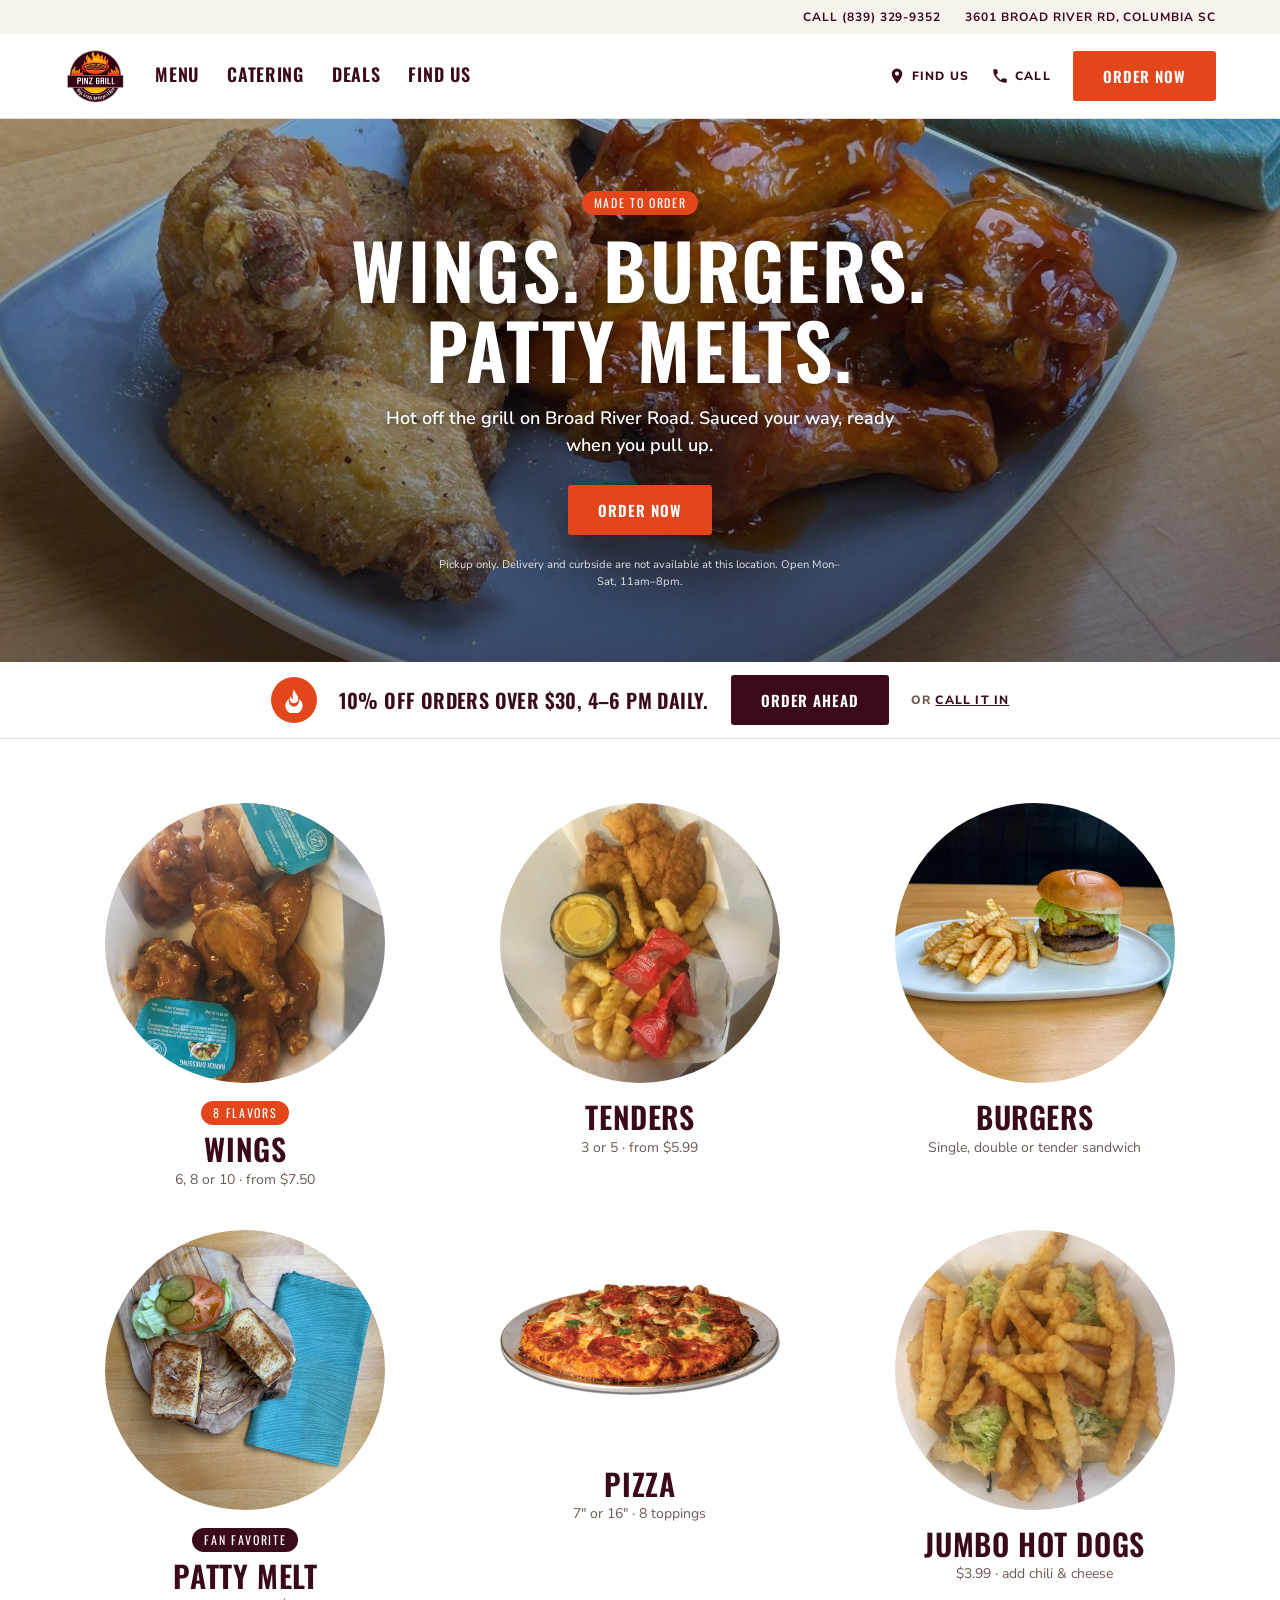
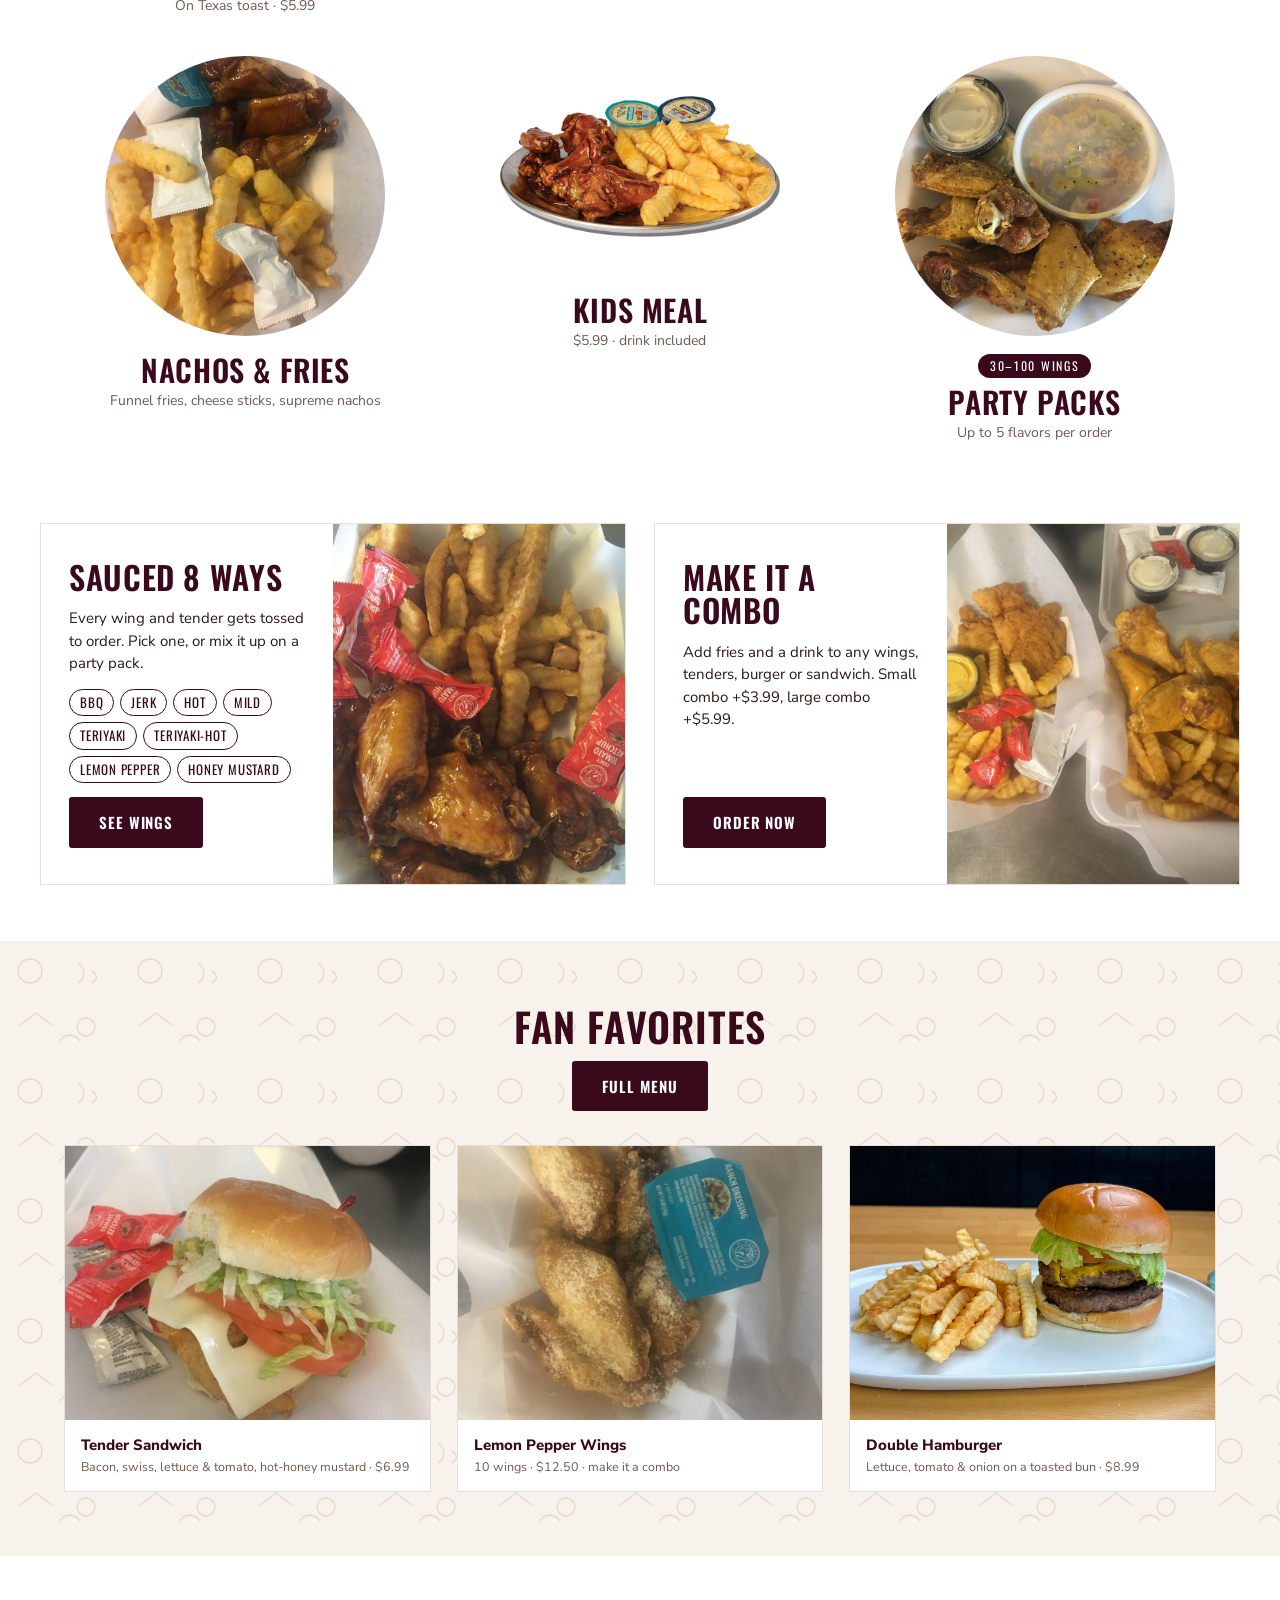
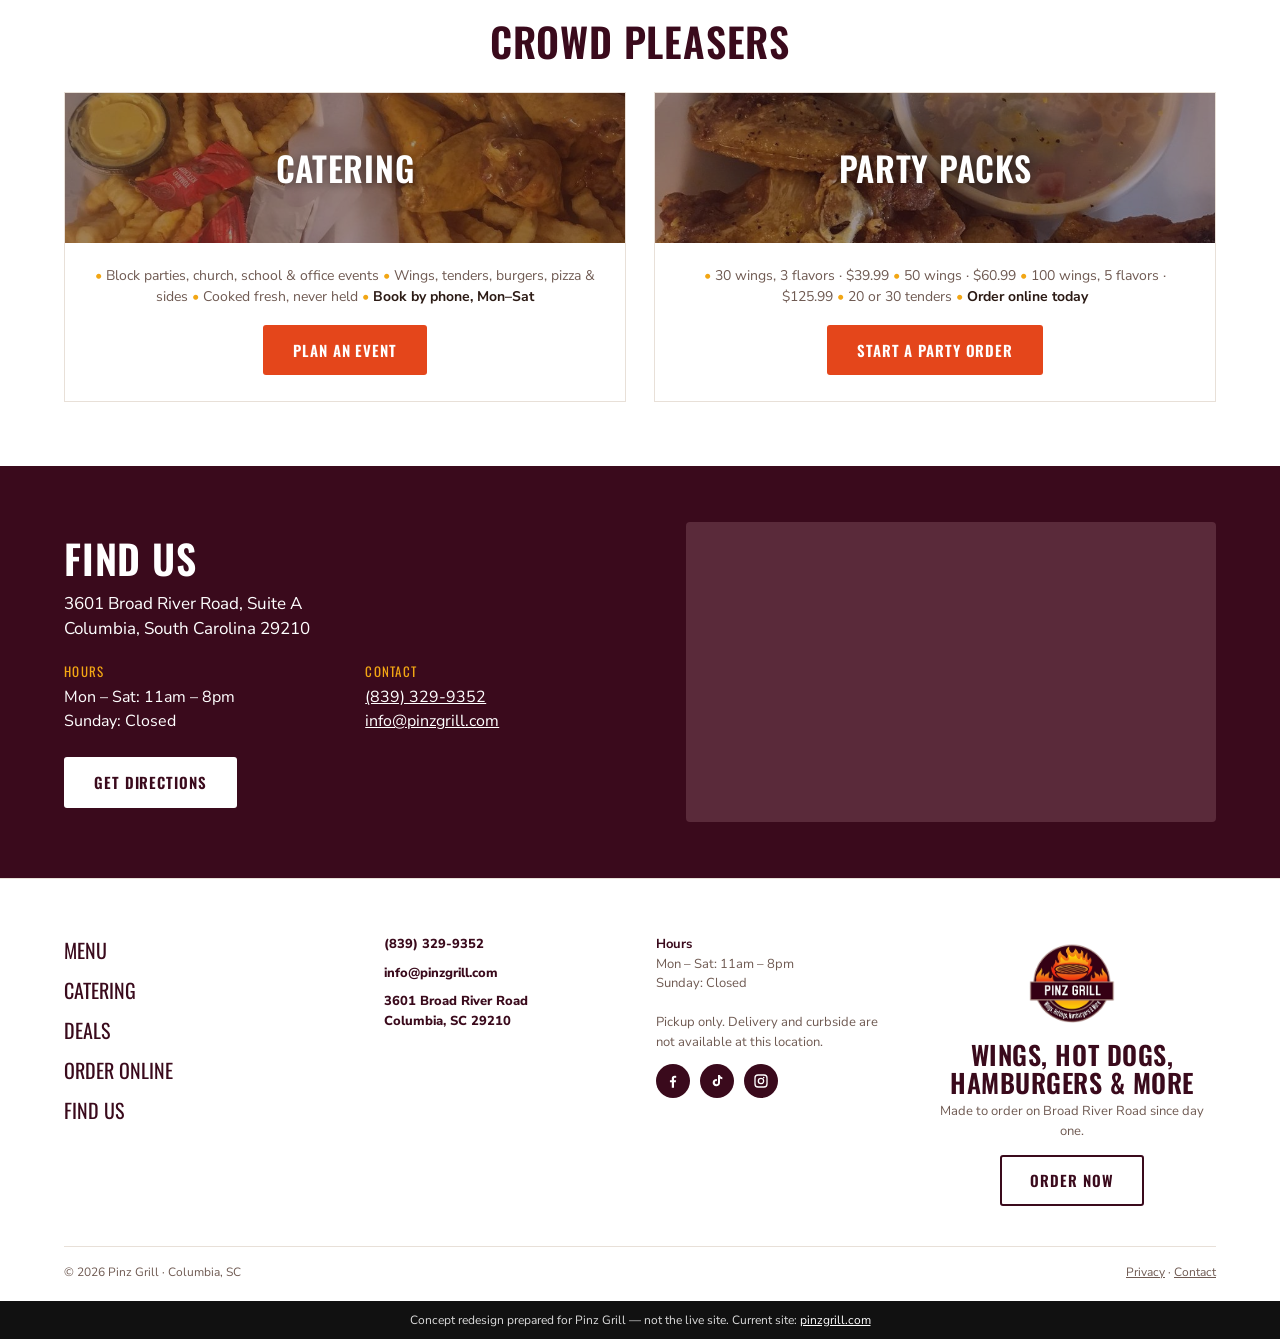
<file: index.html>
<!DOCTYPE html>
<html lang="en">
<head>
<meta charset="utf-8">
<meta name="viewport" content="width=device-width, initial-scale=1">
<title>Pinz Grill | Wings, Burgers & Patty Melts in Columbia, SC</title>
<meta name="description" content="Fresh grilled wings, burgers, patty melts, pizza and more on Broad River Road in Columbia, SC. Order online for pickup.">
<meta name="robots" content="noindex">
<link rel="icon" href="assets/logo-sm.png">
<link rel="preconnect" href="https://fonts.googleapis.com"><link rel="preconnect" href="https://fonts.gstatic.com" crossorigin>
<link href="https://fonts.googleapis.com/css2?family=Oswald:wght@500;600&family=Nunito+Sans:wght@400;600;800&display=swap" rel="stylesheet">
<link rel="stylesheet" href="styles.css?v=2">
</head>
<body>
<a class="skip" href="#main">Skip to content</a>
<div class="util"><div class="wrap"><a href="tel:+18393299352">Call (839) 329-9352</a><a href="https://www.google.com/maps/search/?api=1&query=3601+Broad+River+Road+Columbia+SC+29210" target="_blank" rel="noopener">3601 Broad River Rd, Columbia SC</a></div></div>
<header class="site"><div class="wrap">
  <a class="logo" href="index.html" aria-label="Pinz Grill home"><img src="assets/logo-sm.png" alt="Pinz Grill"></a>
  <nav class="main" aria-label="Primary">
    <a href="menu.html" >Menu</a>
    <a href="catering.html" >Catering</a>
    <a href="index.html#deals">Deals</a>
    <a href="index.html#findus">Find Us</a>
  </nav>
  <div class="hdr-right">
    <a class="link" href="https://www.google.com/maps/search/?api=1&query=3601+Broad+River+Road+Columbia+SC+29210" target="_blank" rel="noopener"><svg viewBox="0 0 24 24"><path d="M12 2a7 7 0 0 0-7 7c0 5.2 7 13 7 13s7-7.8 7-13a7 7 0 0 0-7-7zm0 9.5A2.5 2.5 0 1 1 12 6a2.5 2.5 0 0 1 0 5.5z"/></svg>Find Us</a>
    <a class="link" href="tel:+18393299352"><svg viewBox="0 0 24 24"><path d="M6.6 10.8a15 15 0 0 0 6.6 6.6l2.2-2.2a1 1 0 0 1 1-.25 11.4 11.4 0 0 0 3.6.57 1 1 0 0 1 1 1V20a1 1 0 0 1-1 1A17 17 0 0 1 3 4a1 1 0 0 1 1-1h3.5a1 1 0 0 1 1 1c0 1.25.2 2.45.57 3.57a1 1 0 0 1-.25 1z"/></svg>Call</a>
    <a class="btn btn-accent" href="https://direct.chownow.com/order/42710/locations/64455" target="_blank" rel="noopener">Order Now</a>
    <button class="burger" aria-label="Open menu" aria-expanded="false" onclick="var m=document.getElementById('mnav');m.classList.toggle('open');this.setAttribute('aria-expanded',m.classList.contains('open'))"><span></span><span></span><span></span></button>
  </div>
</div></header>
<div class="mnav" id="mnav"><a href="menu.html">Menu</a><a href="catering.html">Catering</a><a href="index.html#deals">Deals</a><a href="index.html#findus">Find Us</a><a href="tel:+18393299352">Call (839) 329-9352</a></div>
<main id="main">
<section class="hero" style="background-image:url(assets/hero-wings.jpg)">
  <div class="inner">
    <span class="pill">Made to order</span>
    <h1>Wings. Burgers.<br>Patty Melts.</h1>
    <p>Hot off the grill on Broad River Road. Sauced your way, ready when you pull up.</p>
    <a class="btn btn-accent" href="https://direct.chownow.com/order/42710/locations/64455" target="_blank" rel="noopener">Order Now</a>
    <small>Pickup only. Delivery and curbside are not available at this location. Open Mon–Sat, 11am–8pm.</small>
  </div>
</section>

<section class="promo" id="deals"><div class="wrap">
  <div class="flame"><svg viewBox="0 0 24 24"><path d="M12 2c1 4 4 5 4 9a4 4 0 0 1-8 0c0-1 .3-2 1-3 0 2 1 3 2 3 0-3-1-4 1-9zm-5 9c-2 2-3 4-3 6a8 8 0 0 0 16 0c0-2-1-4-3-6 0 4-2 7-5 7s-5-3-5-7z"/></svg></div>
  <div class="h">10% off orders over $30, 4–6 PM daily.</div>
  <a class="btn btn-brand" href="https://direct.chownow.com/order/42710/locations/64455" target="_blank" rel="noopener">Order Ahead</a>
  <span class="or">or <a href="tel:+18393299352">call it in</a></span>
</div></section>

<section class="grid-sec"><div class="wrap">
  <div class="grid">
    <a class="item" href="menu.html#wings"><div class="ph"><img src="assets/wings-hot.jpg" alt="Sauced wings"></div><span class="pill">8 flavors</span><div class="h">Wings</div><div class="sub">6, 8 or 10 · from $7.50</div></a>
    <a class="item" href="menu.html#wings"><div class="ph"><img src="assets/tenders.jpg" alt="Chicken tenders and fries"></div><div class="h">Tenders</div><div class="sub">3 or 5 · from $5.99</div></a>
    <a class="item" href="menu.html#burgers"><div class="ph"><img src="assets/burger.jpg" alt="Hamburger with fries"></div><div class="h">Burgers</div><div class="sub">Single, double or tender sandwich</div></a>
    <a class="item" href="menu.html#burgers"><div class="ph"><img src="assets/patty-melt.jpg" alt="Patty melt on Texas toast"></div><span class="pill pill-dark">Fan favorite</span><div class="h">Patty Melt</div><div class="sub">On Texas toast · $5.99</div></a>
    <a class="item" href="menu.html#pizza"><div class="ph cut"><img src="assets/pizza-cutout.png" alt="Pepperoni pizza"></div><div class="h">Pizza</div><div class="sub">7" or 16" · 8 toppings</div></a>
    <a class="item" href="menu.html#hotdogs"><div class="ph"><img src="assets/loaded-fries.jpg" alt="Jumbo hot dog with fries"></div><div class="h">Jumbo Hot Dogs</div><div class="sub">$3.99 · add chili &amp; cheese</div></a>
    <a class="item" href="menu.html#sides"><div class="ph"><img src="assets/wings-fries.jpg" alt="Crinkle fries"></div><div class="h">Nachos &amp; Fries</div><div class="sub">Funnel fries, cheese sticks, supreme nachos</div></a>
    <a class="item" href="menu.html#kids"><div class="ph cut"><img src="assets/wings-combo-cutout.png" alt="Kids meal plate"></div><div class="h">Kids Meal</div><div class="sub">$5.99 · drink included</div></a>
    <a class="item" href="menu.html#party"><div class="ph"><img src="assets/wings-plate.jpg" alt="Party wings platter"></div><span class="pill pill-dark">30–100 wings</span><div class="h">Party Packs</div><div class="sub">Up to 5 flavors per order</div></a>
  </div>
</div></section>

<section class="wrap twoup">
  <div class="card">
    <div class="txt"><h2>Sauced 8 ways</h2><p>Every wing and tender gets tossed to order. Pick one, or mix it up on a party pack.</p>
      <div class="flavors"><span>BBQ</span><span>Jerk</span><span>Hot</span><span>Mild</span><span>Teriyaki</span><span>Teriyaki-Hot</span><span>Lemon Pepper</span><span>Honey Mustard</span></div>
      <a class="btn btn-brand" href="menu.html#wings">See Wings</a></div>
    <img src="assets/wings-bbq.jpg" alt="BBQ wings with fries">
  </div>
  <div class="card">
    <div class="txt"><h2>Make it a combo</h2><p>Add fries and a drink to any wings, tenders, burger or sandwich. Small combo +$3.99, large combo +$5.99.</p>
      <a class="btn btn-brand" href="https://direct.chownow.com/order/42710/locations/64455" target="_blank" rel="noopener">Order Now</a></div>
    <img src="assets/combo.jpg" alt="Tender and wing combos with fries">
  </div>
</section>

<section class="band"><div class="wrap">
  <h2>Fan Favorites</h2>
  <a class="btn btn-brand" href="menu.html">Full Menu</a>
  <div class="cards">
    <div class="fc"><img src="assets/tender-sandwich.jpg" alt="Tender sandwich"><div>Tender Sandwich<small>Bacon, swiss, lettuce &amp; tomato, hot-honey mustard · $6.99</small></div></div>
    <div class="fc"><img src="assets/wings-lemon.jpg" alt="Lemon pepper wings"><div>Lemon Pepper Wings<small>10 wings · $12.50 · make it a combo</small></div></div>
    <div class="fc"><img src="assets/hero-burger.jpg" alt="Double hamburger with fries"><div>Double Hamburger<small>Lettuce, tomato &amp; onion on a toasted bun · $8.99</small></div></div>
  </div>
</div></section>

<section class="crowd"><div class="wrap">
  <h2>Crowd Pleasers</h2>
  <div class="cards">
    <div class="cp"><div class="top" style="background-image:url(assets/combo.jpg)"><h3>Catering</h3></div>
      <div class="body"><p><span class="dot">•</span> Block parties, church, school &amp; office events <span class="dot">•</span> Wings, tenders, burgers, pizza &amp; sides <span class="dot">•</span> Cooked fresh, never held <span class="dot">•</span> <b>Book by phone, Mon–Sat</b></p><a class="btn btn-accent" href="catering.html">Plan an Event</a></div></div>
    <div class="cp"><div class="top" style="background-image:url(assets/wings-plate.jpg)"><h3>Party Packs</h3></div>
      <div class="body"><p><span class="dot">•</span> 30 wings, 3 flavors · $39.99 <span class="dot">•</span> 50 wings · $60.99 <span class="dot">•</span> 100 wings, 5 flavors · $125.99 <span class="dot">•</span> 20 or 30 tenders <span class="dot">•</span> <b>Order online today</b></p><a class="btn btn-accent" href="https://direct.chownow.com/order/42710/locations/64455" target="_blank" rel="noopener">Start a Party Order</a></div></div>
  </div>
</div></section>

<section class="find" id="findus"><div class="wrap">
  <div>
    <h2>Find Us</h2>
    <p style="margin:0;font-size:17px">3601 Broad River Road, Suite A<br>Columbia, South Carolina 29210</p>
    <div class="row">
      <div><div class="lbl">Hours</div>Mon – Sat: 11am – 8pm<br>Sunday: Closed</div>
      <div><div class="lbl">Contact</div><a href="tel:+18393299352">(839) 329-9352</a><br><a href="mailto:info@pinzgrill.com">info@pinzgrill.com</a></div>
    </div>
    <p style="margin:24px 0 0"><a class="btn btn-white" href="https://www.google.com/maps/dir/?api=1&destination=3601+Broad+River+Road+Columbia+SC+29210" target="_blank" rel="noopener">Get Directions</a></p>
  </div>
  <iframe class="map" title="Map to Pinz Grill" loading="lazy" referrerpolicy="no-referrer-when-downgrade" src="https://www.google.com/maps?q=3601+Broad+River+Road,+Columbia,+SC+29210&output=embed"></iframe>
</div></section>
</main>
<footer><div class="wrap">
  <div class="cols">
    <div class="big"><a href="menu.html">Menu</a><a href="catering.html">Catering</a><a href="index.html#deals">Deals</a><a href="https://direct.chownow.com/order/42710/locations/64455" target="_blank" rel="noopener">Order Online</a><a href="index.html#findus">Find Us</a></div>
    <div class="sm"><a href="tel:+18393299352">(839) 329-9352</a><a href="mailto:info@pinzgrill.com">info@pinzgrill.com</a><a href="https://www.google.com/maps/search/?api=1&query=3601+Broad+River+Road+Columbia+SC+29210" target="_blank" rel="noopener">3601 Broad River Road<br>Columbia, SC 29210</a></div>
    <div class="sm"><b style="color:var(--brand)">Hours</b><br>Mon – Sat: 11am – 8pm<br>Sunday: Closed<br><br>Pickup only. Delivery and curbside are not available at this location.
      <div class="social">
        <a href="https://www.facebook.com/people/Pinz-Grill/61581128777867/" aria-label="Facebook" target="_blank" rel="noopener"><svg viewBox="0 0 24 24"><path d="M13.5 22v-8h2.7l.4-3.2h-3.1V8.8c0-.9.3-1.6 1.6-1.6h1.7V4.4c-.3 0-1.3-.1-2.5-.1-2.5 0-4.1 1.5-4.1 4.2v2.3H7.4V14h2.8v8z"/></svg></a>
        <a href="https://www.tiktok.com/@pinzgrill3601a" aria-label="TikTok" target="_blank" rel="noopener"><svg viewBox="0 0 24 24"><path d="M16.5 3c.3 2 1.5 3.3 3.5 3.5v3c-1.3 0-2.5-.4-3.5-1.1v6.1a5.5 5.5 0 1 1-4.7-5.4v3.1a2.4 2.4 0 1 0 1.7 2.3V3z"/></svg></a>
        <a href="https://instagram.com/" aria-label="Instagram" target="_blank" rel="noopener"><svg viewBox="0 0 24 24"><path d="M12 7a5 5 0 1 0 0 10 5 5 0 0 0 0-10zm0 8a3 3 0 1 1 0-6 3 3 0 0 1 0 6zm5.3-8.3a1.2 1.2 0 1 1-2.4 0 1.2 1.2 0 0 1 2.4 0zM7.5 2h9A5.5 5.5 0 0 1 22 7.5v9a5.5 5.5 0 0 1-5.5 5.5h-9A5.5 5.5 0 0 1 2 16.5v-9A5.5 5.5 0 0 1 7.5 2zm0 2A3.5 3.5 0 0 0 4 7.5v9A3.5 3.5 0 0 0 7.5 20h9a3.5 3.5 0 0 0 3.5-3.5v-9A3.5 3.5 0 0 0 16.5 4z"/></svg></a>
      </div>
    </div>
    <div class="rew"><img src="assets/logo-sm.png" alt=""><div class="h">Wings, Hot Dogs, Hamburgers &amp; More</div><p style="font-size:13px;color:var(--muted);margin:6px 0 14px">Made to order on Broad River Road since day one.</p><a class="btn btn-outline" href="https://direct.chownow.com/order/42710/locations/64455" target="_blank" rel="noopener">Order Now</a></div>
  </div>
  <div class="legal"><span>© 2026 Pinz Grill · Columbia, SC</span><span><a href="privacy.html" style="color:inherit">Privacy</a> · <a href="mailto:info@pinzgrill.com" style="color:inherit">Contact</a></span></div>
</div></footer>
<div class="concept">Concept redesign prepared for Pinz Grill — not the live site. Current site: <a href="https://www.pinzgrill.com" target="_blank" rel="noopener">pinzgrill.com</a></div>
</body>
</html>
</file>
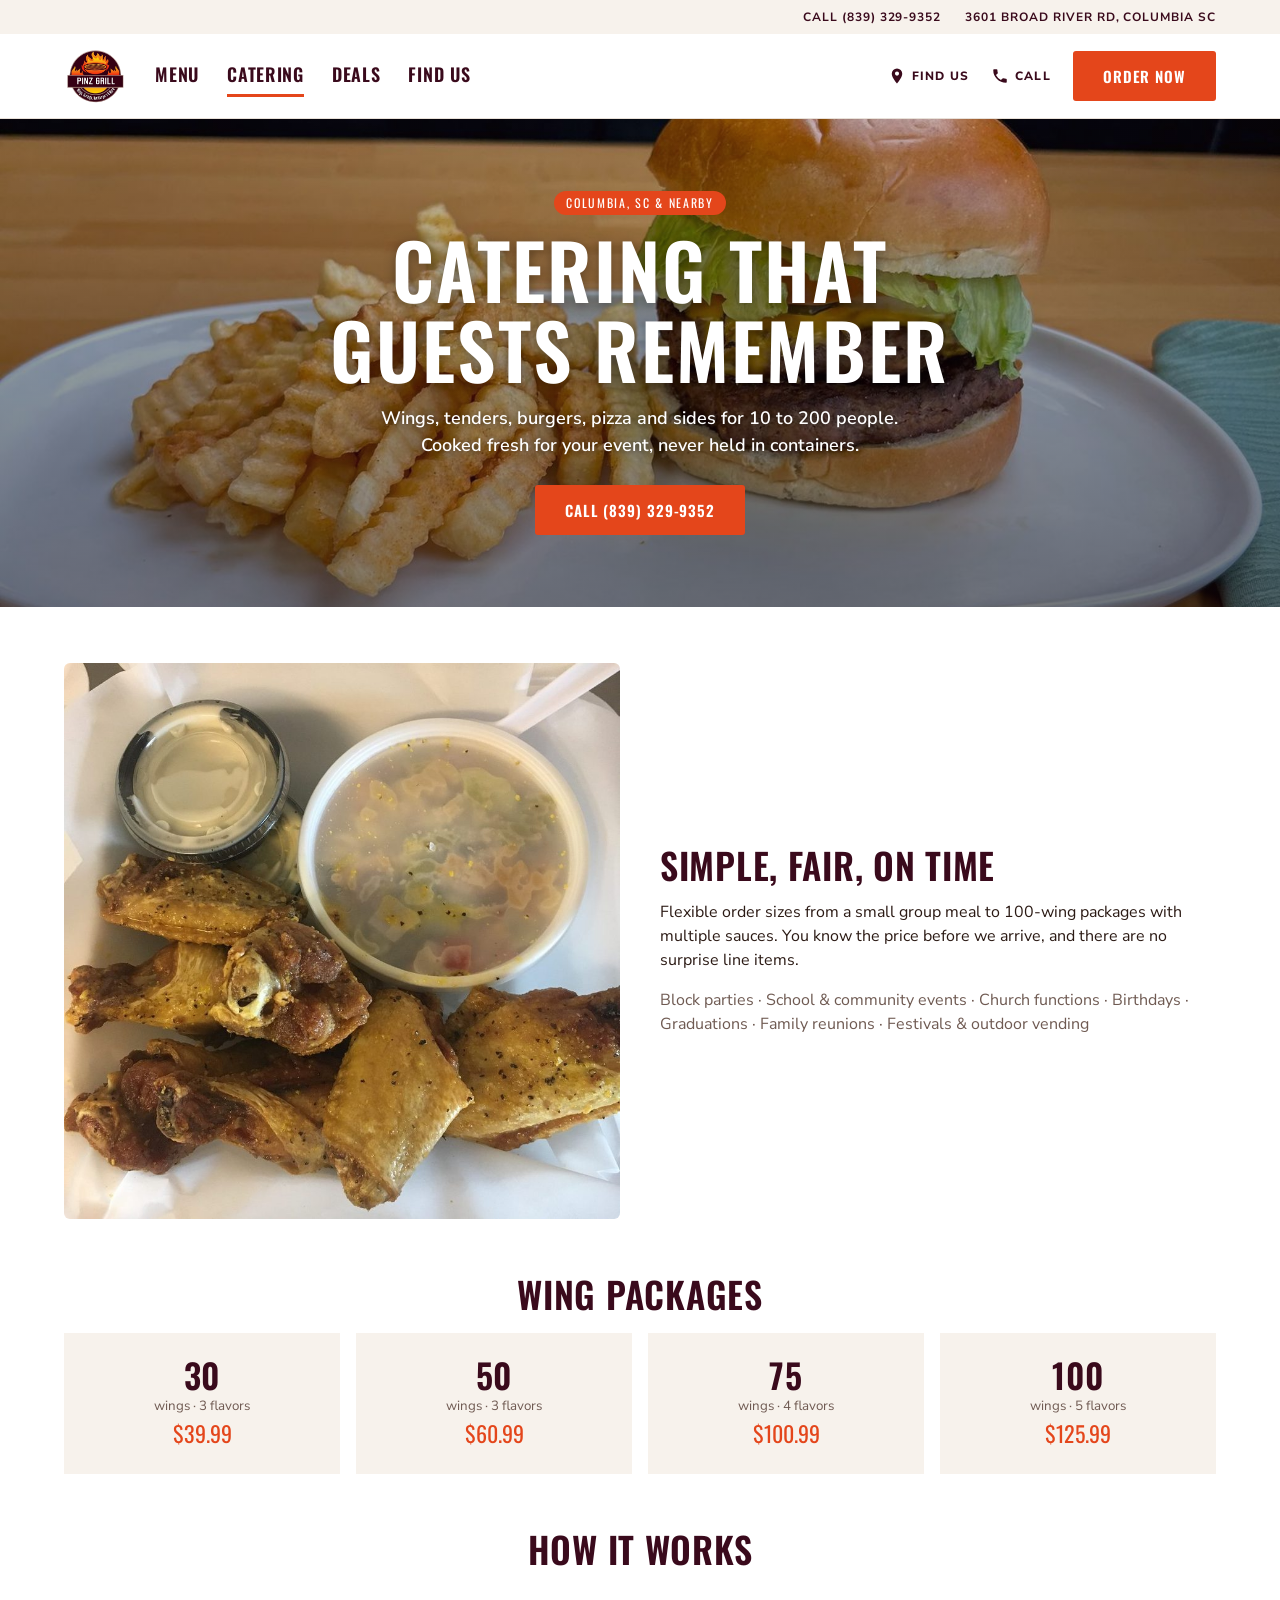
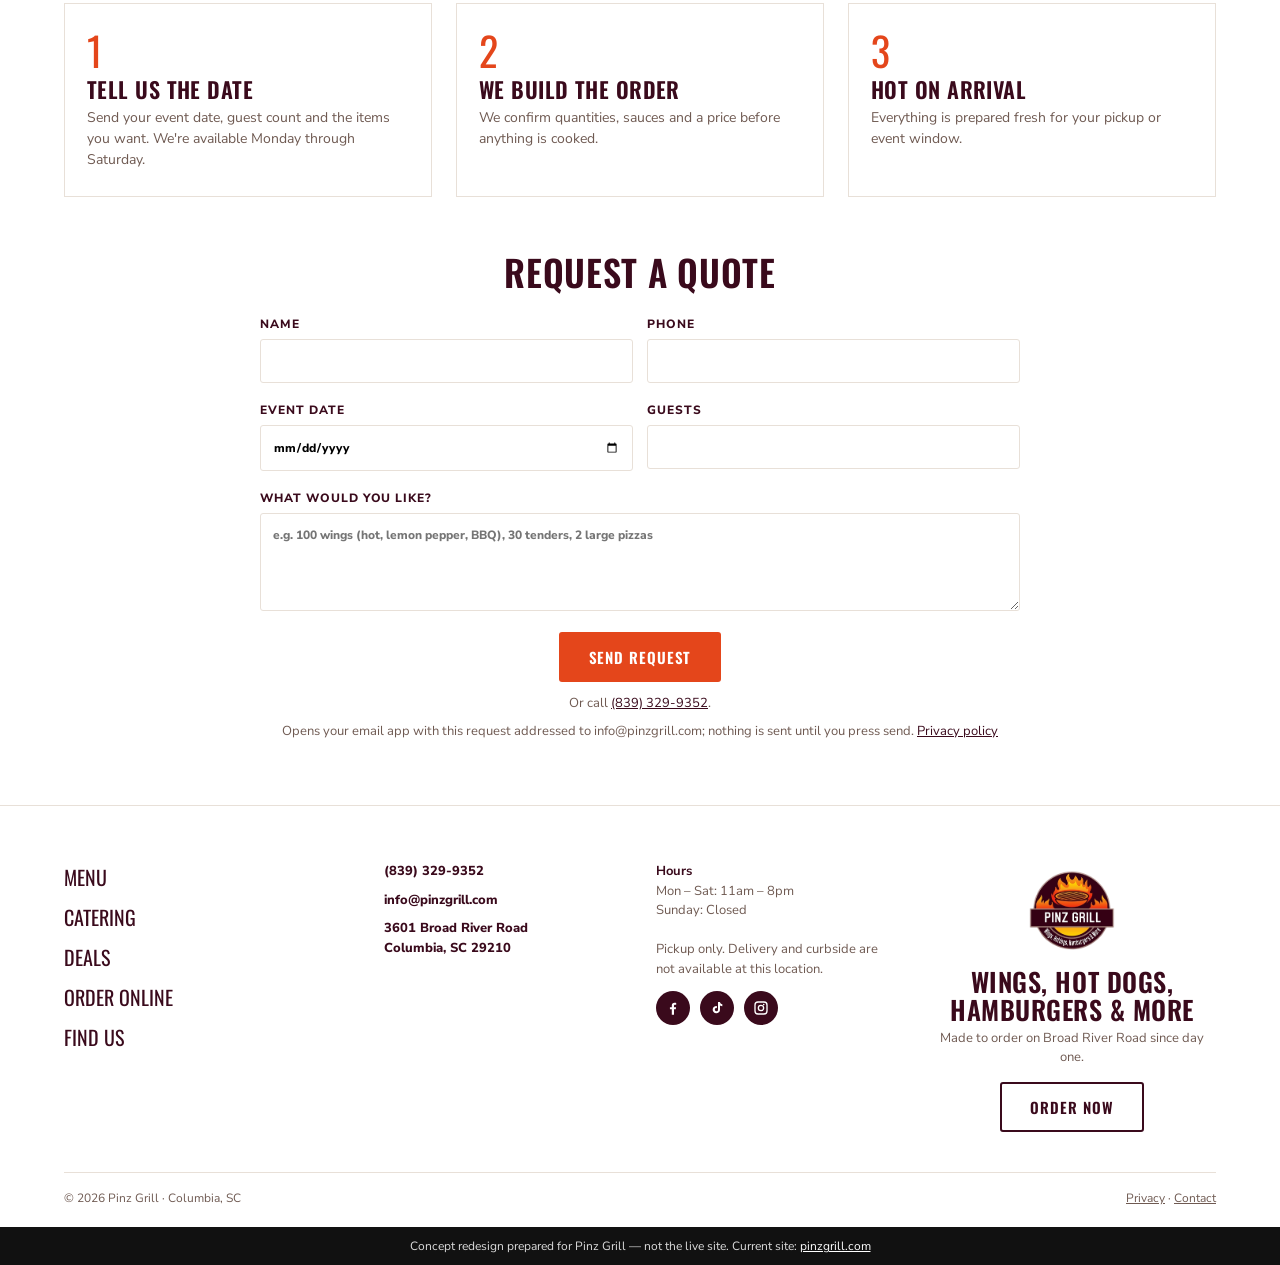
<file: catering.html>
<!DOCTYPE html>
<html lang="en">
<head>
<meta charset="utf-8">
<meta name="viewport" content="width=device-width, initial-scale=1">
<title>Catering | Pinz Grill</title>
<meta name="description" content="Catering in Columbia, SC: wing packages from 30 to 100, tenders, burgers, pizza and sides for events of any size.">
<meta name="robots" content="noindex">
<link rel="icon" href="assets/logo-sm.png">
<link rel="preconnect" href="https://fonts.googleapis.com"><link rel="preconnect" href="https://fonts.gstatic.com" crossorigin>
<link href="https://fonts.googleapis.com/css2?family=Oswald:wght@500;600&family=Nunito+Sans:wght@400;600;800&display=swap" rel="stylesheet">
<link rel="stylesheet" href="styles.css?v=2">
</head>
<body>
<a class="skip" href="#main">Skip to content</a>
<div class="util"><div class="wrap"><a href="tel:+18393299352">Call (839) 329-9352</a><a href="https://www.google.com/maps/search/?api=1&query=3601+Broad+River+Road+Columbia+SC+29210" target="_blank" rel="noopener">3601 Broad River Rd, Columbia SC</a></div></div>
<header class="site"><div class="wrap">
  <a class="logo" href="index.html" aria-label="Pinz Grill home"><img src="assets/logo-sm.png" alt="Pinz Grill"></a>
  <nav class="main" aria-label="Primary">
    <a href="menu.html" >Menu</a>
    <a href="catering.html" aria-current="page">Catering</a>
    <a href="index.html#deals">Deals</a>
    <a href="index.html#findus">Find Us</a>
  </nav>
  <div class="hdr-right">
    <a class="link" href="https://www.google.com/maps/search/?api=1&query=3601+Broad+River+Road+Columbia+SC+29210" target="_blank" rel="noopener"><svg viewBox="0 0 24 24"><path d="M12 2a7 7 0 0 0-7 7c0 5.2 7 13 7 13s7-7.8 7-13a7 7 0 0 0-7-7zm0 9.5A2.5 2.5 0 1 1 12 6a2.5 2.5 0 0 1 0 5.5z"/></svg>Find Us</a>
    <a class="link" href="tel:+18393299352"><svg viewBox="0 0 24 24"><path d="M6.6 10.8a15 15 0 0 0 6.6 6.6l2.2-2.2a1 1 0 0 1 1-.25 11.4 11.4 0 0 0 3.6.57 1 1 0 0 1 1 1V20a1 1 0 0 1-1 1A17 17 0 0 1 3 4a1 1 0 0 1 1-1h3.5a1 1 0 0 1 1 1c0 1.25.2 2.45.57 3.57a1 1 0 0 1-.25 1z"/></svg>Call</a>
    <a class="btn btn-accent" href="https://direct.chownow.com/order/42710/locations/64455" target="_blank" rel="noopener">Order Now</a>
    <button class="burger" aria-label="Open menu" aria-expanded="false" onclick="var m=document.getElementById('mnav');m.classList.toggle('open');this.setAttribute('aria-expanded',m.classList.contains('open'))"><span></span><span></span><span></span></button>
  </div>
</div></header>
<div class="mnav" id="mnav"><a href="menu.html">Menu</a><a href="catering.html">Catering</a><a href="index.html#deals">Deals</a><a href="index.html#findus">Find Us</a><a href="tel:+18393299352">Call (839) 329-9352</a></div>
<main id="main">
<section class="hero" style="background-image:url(assets/hero-burger.jpg);min-height:420px">
  <div class="inner"><span class="pill">Columbia, SC &amp; nearby</span><h1>Catering that<br>guests remember</h1><p>Wings, tenders, burgers, pizza and sides for 10 to 200 people. Cooked fresh for your event, never held in containers.</p><a class="btn btn-accent" href="tel:+18393299352">Call (839) 329-9352</a></div>
</section>
<div class="wrap">
<section class="split">
  <img src="assets/wings-plate.jpg" alt="Wing platter">
  <div><h2>Simple, fair, on time</h2>
    <p>Flexible order sizes from a small group meal to 100-wing packages with multiple sauces. You know the price before we arrive, and there are no surprise line items.</p>
    <p style="margin:0;color:var(--muted)">Block parties · School &amp; community events · Church functions · Birthdays · Graduations · Family reunions · Festivals &amp; outdoor vending</p></div>
</section>
<h2 style="font-size:36px;color:var(--brand);text-align:center;margin-bottom:20px">Wing Packages</h2>
<div class="pack">
  <div class="pk"><div class="h">30</div><small>wings · 3 flavors</small><div class="p">$39.99</div></div>
  <div class="pk"><div class="h">50</div><small>wings · 3 flavors</small><div class="p">$60.99</div></div>
  <div class="pk"><div class="h">75</div><small>wings · 4 flavors</small><div class="p">$100.99</div></div>
  <div class="pk"><div class="h">100</div><small>wings · 5 flavors</small><div class="p">$125.99</div></div>
</div>
<h2 style="font-size:36px;color:var(--brand);text-align:center;margin-bottom:20px">How it works</h2>
<div class="steps">
  <div class="step"><div class="num">1</div><h3>Tell us the date</h3><p>Send your event date, guest count and the items you want. We're available Monday through Saturday.</p></div>
  <div class="step"><div class="num">2</div><h3>We build the order</h3><p>We confirm quantities, sauces and a price before anything is cooked.</p></div>
  <div class="step"><div class="num">3</div><h3>Hot on arrival</h3><p>Everything is prepared fresh for your pickup or event window.</p></div>
</div>
<section id="request" style="padding-bottom:64px;max-width:760px;margin:0 auto">
  <h2 style="font-size:36px;color:var(--brand);text-align:center">Request a Quote</h2>
  <form class="cf" action="mailto:info@pinzgrill.com" method="post" enctype="text/plain">
    <div><label>Name<input name="name" required></label></div>
    <div><label>Phone<input name="phone" type="tel" required></label></div>
    <div><label>Event date<input name="date" type="date"></label></div>
    <div><label>Guests<input name="guests" type="number" min="1"></label></div>
    <div class="full"><label>What would you like?<textarea name="items" rows="4" placeholder="e.g. 100 wings (hot, lemon pepper, BBQ), 30 tenders, 2 large pizzas"></textarea></label></div>
    <div class="full" style="text-align:center"><button class="btn btn-accent" type="submit">Send Request</button><p style="font-size:13px;color:var(--muted);margin:12px 0 0">Or call <a href="tel:+18393299352" style="color:var(--brand)">(839) 329-9352</a>.</p><p style="font-size:13px;color:var(--muted);margin:8px 0 0">Opens your email app with this request addressed to info@pinzgrill.com; nothing is sent until you press send. <a href="privacy.html#website" style="color:var(--brand)">Privacy policy</a></p></div>
  </form>
</section>
</div>
</main>
<footer><div class="wrap">
  <div class="cols">
    <div class="big"><a href="menu.html">Menu</a><a href="catering.html">Catering</a><a href="index.html#deals">Deals</a><a href="https://direct.chownow.com/order/42710/locations/64455" target="_blank" rel="noopener">Order Online</a><a href="index.html#findus">Find Us</a></div>
    <div class="sm"><a href="tel:+18393299352">(839) 329-9352</a><a href="mailto:info@pinzgrill.com">info@pinzgrill.com</a><a href="https://www.google.com/maps/search/?api=1&query=3601+Broad+River+Road+Columbia+SC+29210" target="_blank" rel="noopener">3601 Broad River Road<br>Columbia, SC 29210</a></div>
    <div class="sm"><b style="color:var(--brand)">Hours</b><br>Mon – Sat: 11am – 8pm<br>Sunday: Closed<br><br>Pickup only. Delivery and curbside are not available at this location.
      <div class="social">
        <a href="https://www.facebook.com/people/Pinz-Grill/61581128777867/" aria-label="Facebook" target="_blank" rel="noopener"><svg viewBox="0 0 24 24"><path d="M13.5 22v-8h2.7l.4-3.2h-3.1V8.8c0-.9.3-1.6 1.6-1.6h1.7V4.4c-.3 0-1.3-.1-2.5-.1-2.5 0-4.1 1.5-4.1 4.2v2.3H7.4V14h2.8v8z"/></svg></a>
        <a href="https://www.tiktok.com/@pinzgrill3601a" aria-label="TikTok" target="_blank" rel="noopener"><svg viewBox="0 0 24 24"><path d="M16.5 3c.3 2 1.5 3.3 3.5 3.5v3c-1.3 0-2.5-.4-3.5-1.1v6.1a5.5 5.5 0 1 1-4.7-5.4v3.1a2.4 2.4 0 1 0 1.7 2.3V3z"/></svg></a>
        <a href="https://instagram.com/" aria-label="Instagram" target="_blank" rel="noopener"><svg viewBox="0 0 24 24"><path d="M12 7a5 5 0 1 0 0 10 5 5 0 0 0 0-10zm0 8a3 3 0 1 1 0-6 3 3 0 0 1 0 6zm5.3-8.3a1.2 1.2 0 1 1-2.4 0 1.2 1.2 0 0 1 2.4 0zM7.5 2h9A5.5 5.5 0 0 1 22 7.5v9a5.5 5.5 0 0 1-5.5 5.5h-9A5.5 5.5 0 0 1 2 16.5v-9A5.5 5.5 0 0 1 7.5 2zm0 2A3.5 3.5 0 0 0 4 7.5v9A3.5 3.5 0 0 0 7.5 20h9a3.5 3.5 0 0 0 3.5-3.5v-9A3.5 3.5 0 0 0 16.5 4z"/></svg></a>
      </div>
    </div>
    <div class="rew"><img src="assets/logo-sm.png" alt=""><div class="h">Wings, Hot Dogs, Hamburgers &amp; More</div><p style="font-size:13px;color:var(--muted);margin:6px 0 14px">Made to order on Broad River Road since day one.</p><a class="btn btn-outline" href="https://direct.chownow.com/order/42710/locations/64455" target="_blank" rel="noopener">Order Now</a></div>
  </div>
  <div class="legal"><span>© 2026 Pinz Grill · Columbia, SC</span><span><a href="privacy.html" style="color:inherit">Privacy</a> · <a href="mailto:info@pinzgrill.com" style="color:inherit">Contact</a></span></div>
</div></footer>
<div class="concept">Concept redesign prepared for Pinz Grill — not the live site. Current site: <a href="https://www.pinzgrill.com" target="_blank" rel="noopener">pinzgrill.com</a></div>
</body>
</html>
</file>
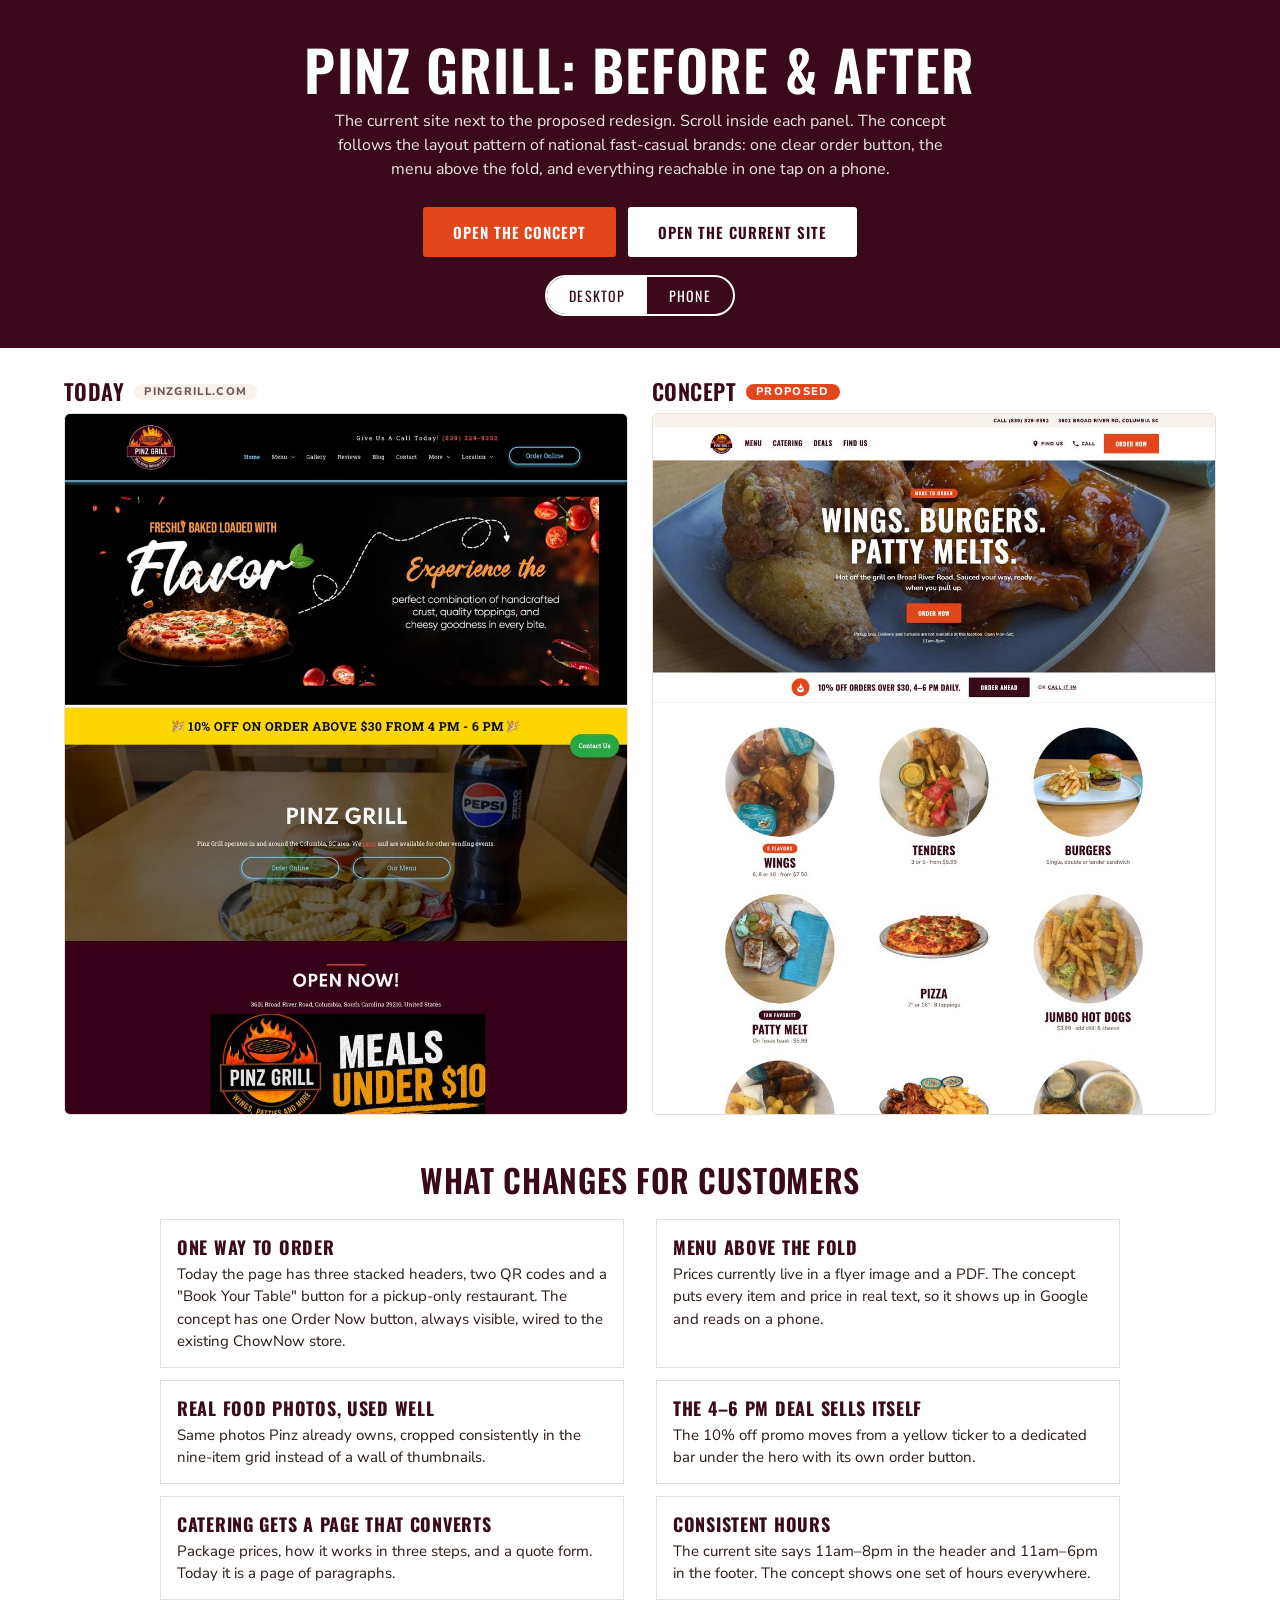
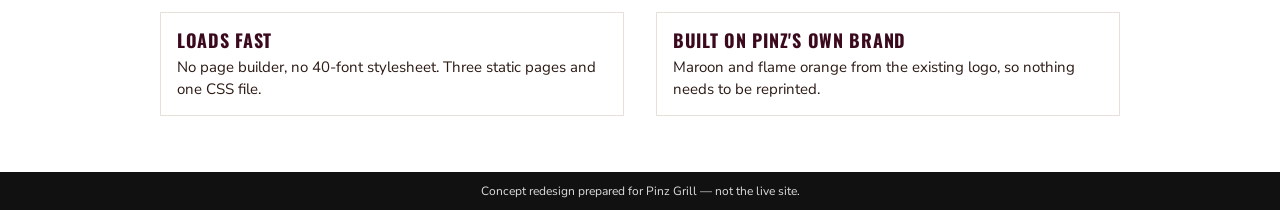
<file: compare.html>
<!DOCTYPE html>
<html lang="en">
<head>
<meta charset="utf-8"><meta name="viewport" content="width=device-width, initial-scale=1">
<title>Pinz Grill — Before &amp; After</title>
<meta name="robots" content="noindex">
<link rel="icon" href="assets/logo-sm.png">
<link rel="preconnect" href="https://fonts.googleapis.com"><link rel="preconnect" href="https://fonts.gstatic.com" crossorigin>
<link href="https://fonts.googleapis.com/css2?family=Oswald:wght@500;600&family=Nunito+Sans:wght@400;600;800&display=swap" rel="stylesheet">
<link rel="stylesheet" href="styles.css?v=1">
<style>
.cmp-head{background:var(--brand);color:#fff;padding:40px 0 32px;text-align:center}
.cmp-head h1{font-size:clamp(34px,5vw,56px)}
.cmp-head p{max-width:640px;margin:10px auto 22px;opacity:.9}
.cmp-head .btn{margin:4px}
.seg{display:inline-flex;border:2px solid #fff;border-radius:999px;overflow:hidden;margin-top:14px}
.seg button{background:none;border:0;color:#fff;font-family:var(--head);text-transform:uppercase;letter-spacing:.08em;padding:8px 22px;cursor:pointer;font-size:14px}
.seg button[aria-pressed=true]{background:#fff;color:var(--brand)}
.cols{display:grid;grid-template-columns:1fr 1fr;gap:24px;padding:32px 0 48px}
.col h2{font-size:22px;color:var(--brand);margin-bottom:10px;display:flex;align-items:center;gap:10px}
.col .tag{font-size:11px;letter-spacing:.12em;padding:2px 10px;border-radius:999px;background:var(--cream);color:var(--muted);font-family:var(--body);font-weight:800}
.col .tag.new{background:var(--accent);color:#fff}
.frame{border:1px solid var(--line);border-radius:6px;overflow:auto;height:78vh;background:#fafafa}
.frame img{width:100%;height:auto}
.mob .frame{width:min(390px,100%);margin:0 auto}
.wins{padding:0 0 56px}
.wins h2{font-size:32px;color:var(--brand);text-align:center;margin-bottom:22px}
.wins ul{display:grid;grid-template-columns:1fr 1fr;gap:12px 32px;max-width:960px;margin:0 auto;padding:0;list-style:none}
.wins li{padding:14px 16px;border:1px solid var(--line);font-size:15px}
.wins li b{display:block;font-family:var(--head);text-transform:uppercase;letter-spacing:.04em;font-size:18px;color:var(--brand);margin-bottom:2px}
@media (max-width:900px){.cols,.wins ul{grid-template-columns:1fr}.frame{height:60vh}}
</style>
</head>
<body>
<section class="cmp-head"><div class="wrap">
  <h1>Pinz Grill: Before &amp; After</h1>
  <p>The current site next to the proposed redesign. Scroll inside each panel. The concept follows the layout pattern of national fast-casual brands: one clear order button, the menu above the fold, and everything reachable in one tap on a phone.</p>
  <a class="btn btn-accent" href="index.html">Open the Concept</a>
  <a class="btn btn-white" href="https://www.pinzgrill.com" target="_blank" rel="noopener">Open the Current Site</a>
  <div><div class="seg" role="group" aria-label="Device"><button aria-pressed="true" data-v="desktop">Desktop</button><button aria-pressed="false" data-v="mobile">Phone</button></div></div>
</div></section>
<div class="wrap">
  <div class="cols" id="cols">
    <div class="col"><h2>Today <span class="tag">pinzgrill.com</span></h2><div class="frame"><img id="before" src="assets/compare/before-desktop.jpg" alt="Current pinzgrill.com homepage"></div></div>
    <div class="col"><h2>Concept <span class="tag new">Proposed</span></h2><div class="frame"><img id="after" src="assets/compare/after-desktop.jpg" alt="Proposed Pinz Grill homepage"></div></div>
  </div>
  <section class="wins"><h2>What changes for customers</h2>
    <ul>
      <li><b>One way to order</b>Today the page has three stacked headers, two QR codes and a "Book Your Table" button for a pickup-only restaurant. The concept has one Order Now button, always visible, wired to the existing ChowNow store.</li>
      <li><b>Menu above the fold</b>Prices currently live in a flyer image and a PDF. The concept puts every item and price in real text, so it shows up in Google and reads on a phone.</li>
      <li><b>Real food photos, used well</b>Same photos Pinz already owns, cropped consistently in the nine-item grid instead of a wall of thumbnails.</li>
      <li><b>The 4–6 PM deal sells itself</b>The 10% off promo moves from a yellow ticker to a dedicated bar under the hero with its own order button.</li>
      <li><b>Catering gets a page that converts</b>Package prices, how it works in three steps, and a quote form. Today it is a page of paragraphs.</li>
      <li><b>Consistent hours</b>The current site says 11am–8pm in the header and 11am–6pm in the footer. The concept shows one set of hours everywhere.</li>
      <li><b>Loads fast</b>No page builder, no 40-font stylesheet. Three static pages and one CSS file.</li>
      <li><b>Built on Pinz's own brand</b>Maroon and flame orange from the existing logo, so nothing needs to be reprinted.</li>
    </ul>
  </section>
</div>
<div class="concept">Concept redesign prepared for Pinz Grill — not the live site.</div>
<script>
document.querySelectorAll('.seg button').forEach(function(b){b.addEventListener('click',function(){
  var v=b.dataset.v;document.querySelectorAll('.seg button').forEach(function(x){x.setAttribute('aria-pressed',x===b)});
  document.getElementById('before').src='assets/compare/before-'+v+'.jpg';document.getElementById('after').src='assets/compare/after-'+v+'.jpg';
  document.getElementById('cols').classList.toggle('mob',v==='mobile');
})});
</script>
</body>
</html>
</file>
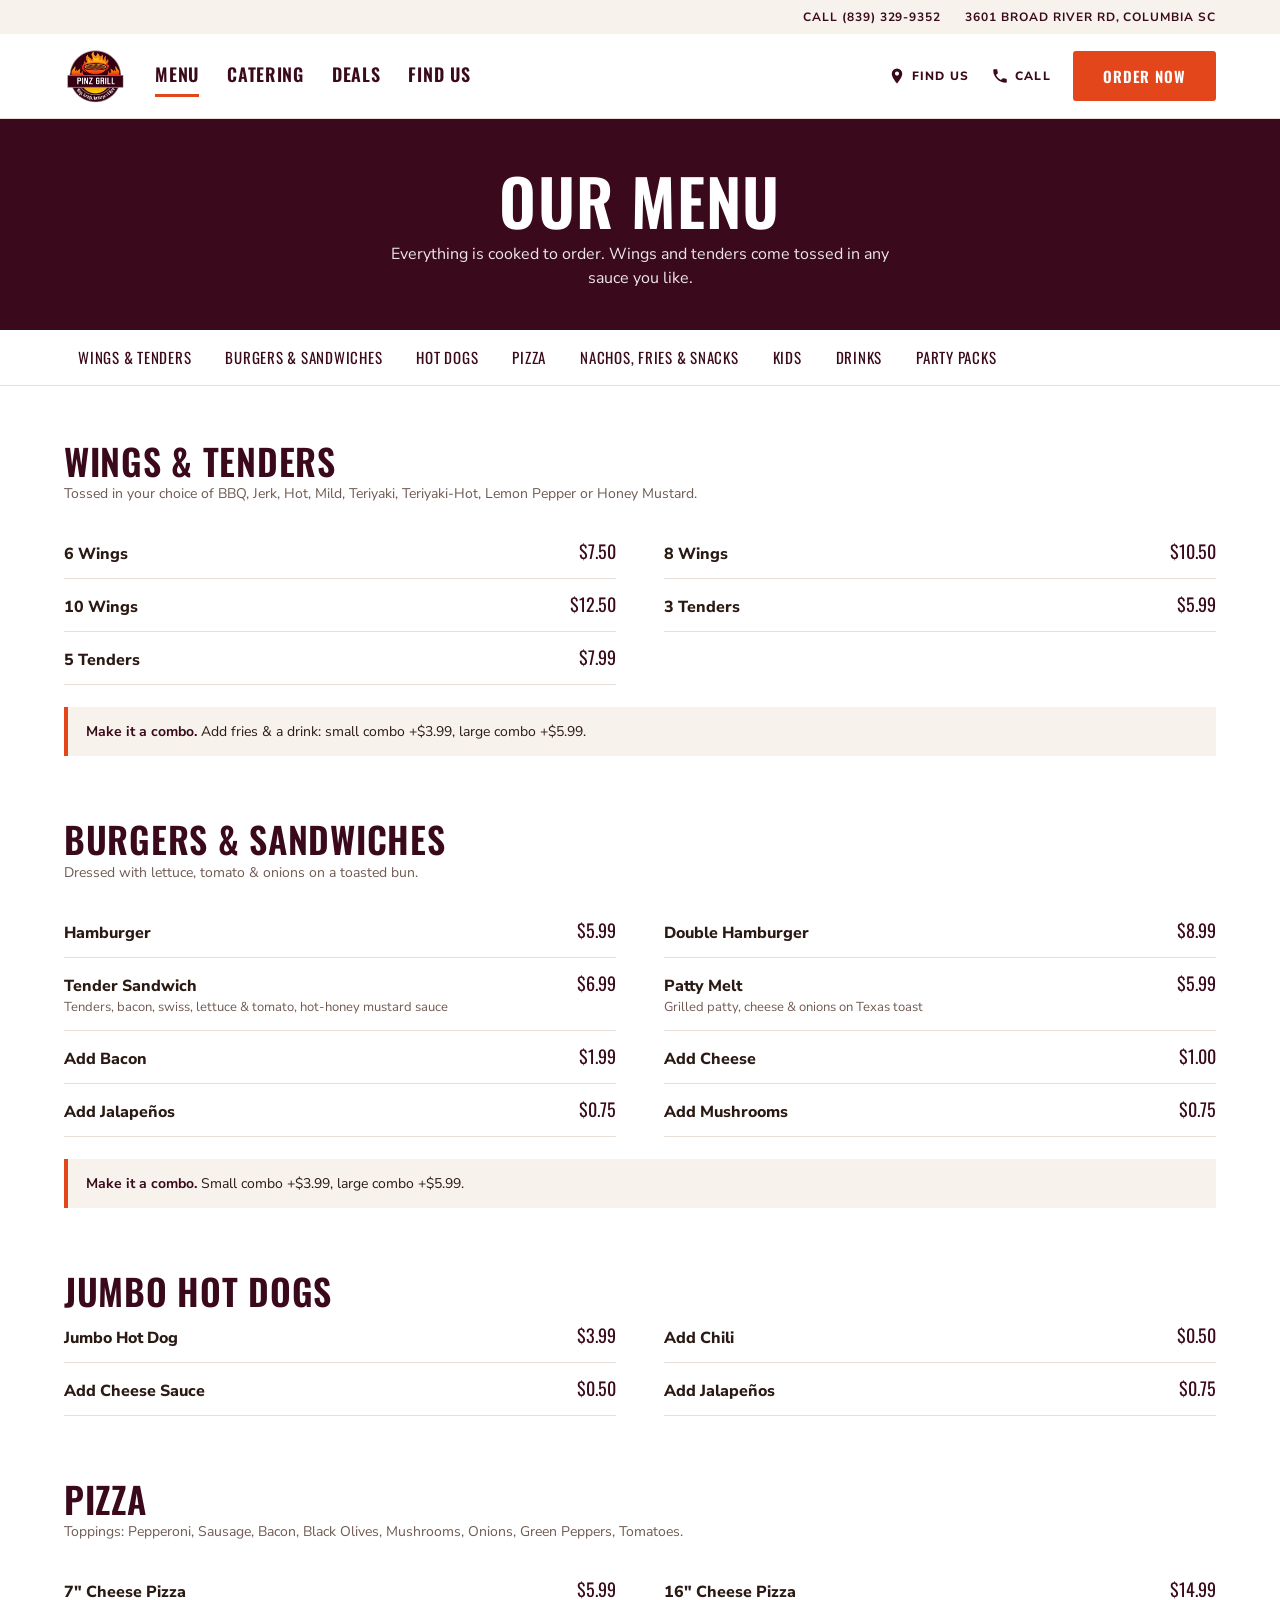
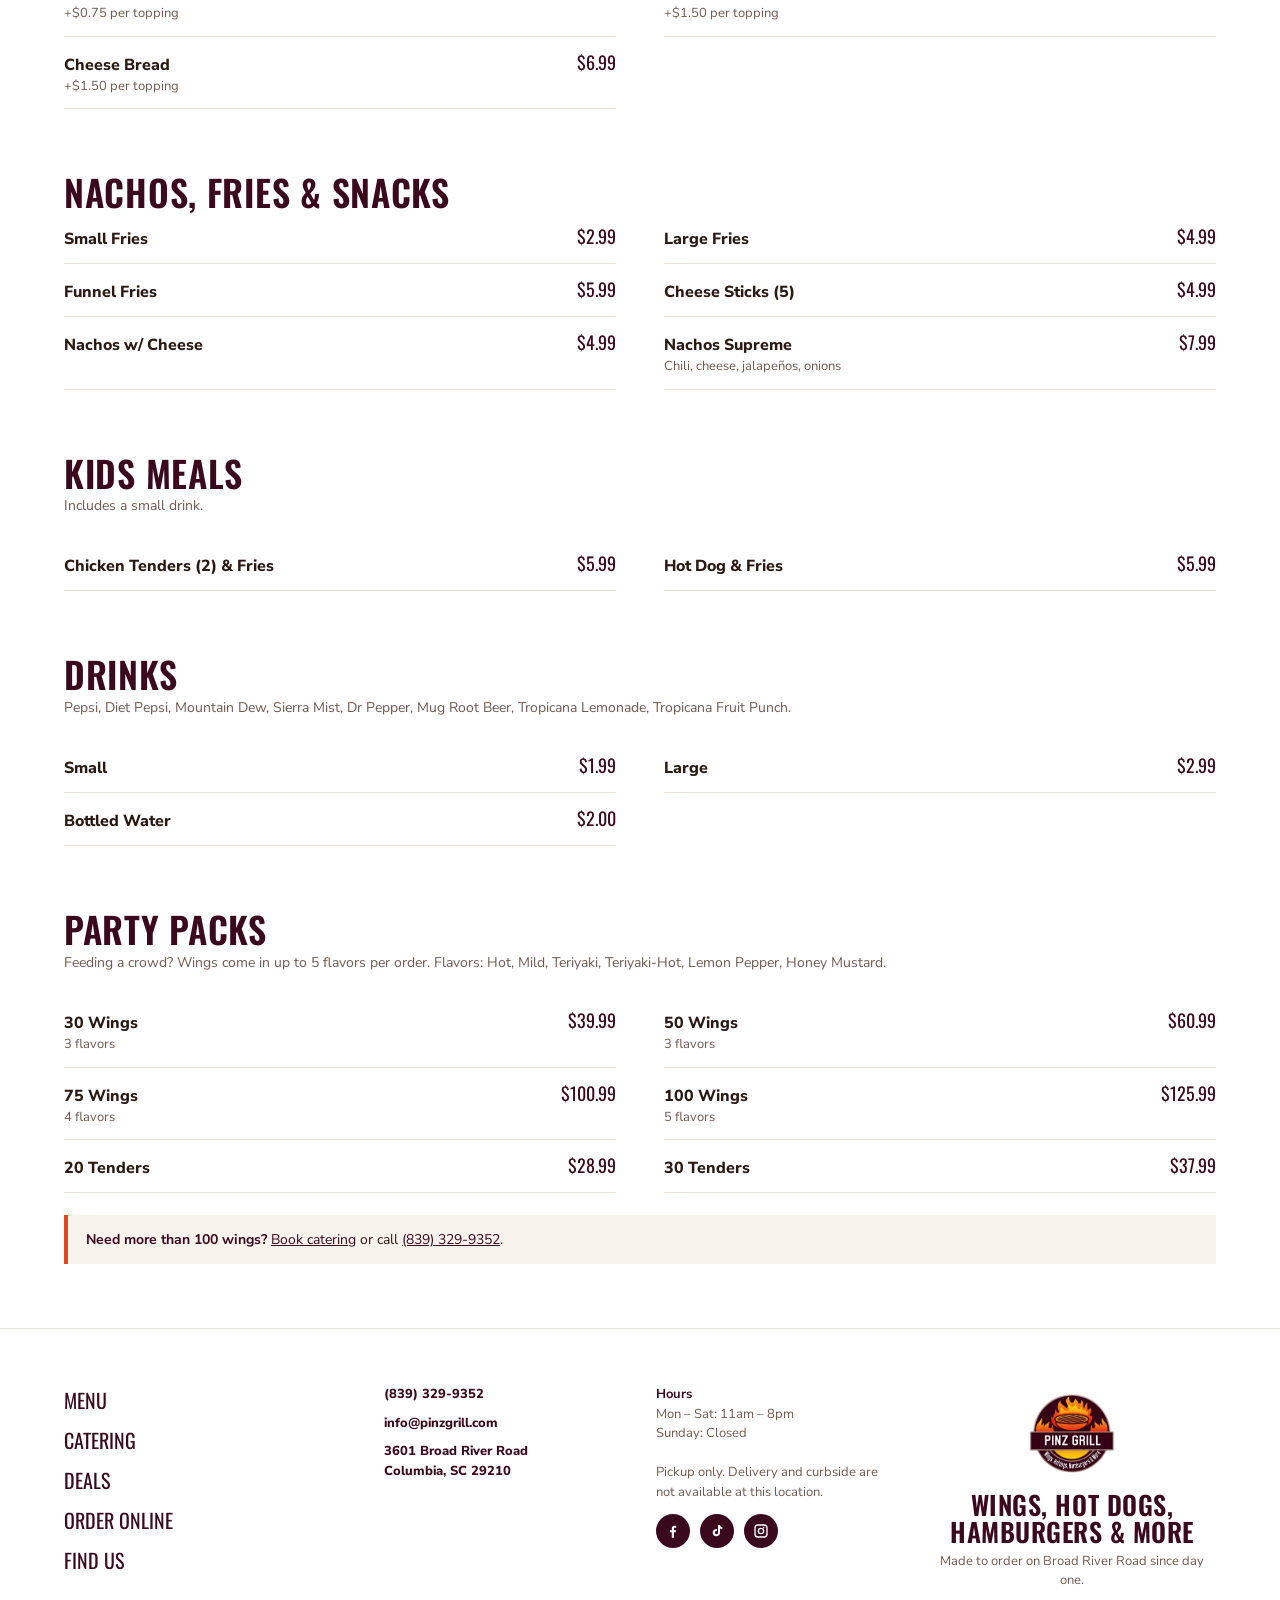
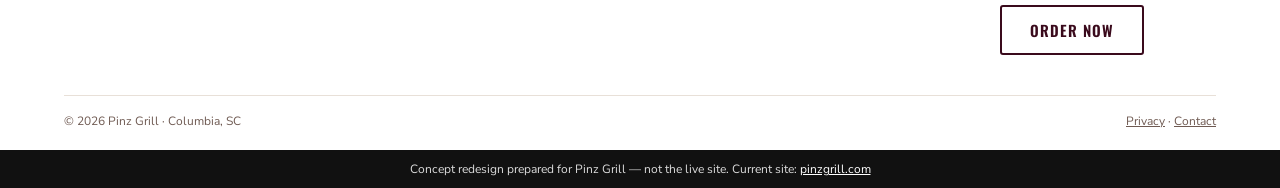
<file: menu.html>
<!DOCTYPE html>
<html lang="en">
<head>
<meta charset="utf-8">
<meta name="viewport" content="width=device-width, initial-scale=1">
<title>Menu | Pinz Grill</title>
<meta name="description" content="Full Pinz Grill menu with prices: wings, tenders, burgers, hot dogs, pizza, sides, kids meals and party packs.">
<meta name="robots" content="noindex">
<link rel="icon" href="assets/logo-sm.png">
<link rel="preconnect" href="https://fonts.googleapis.com"><link rel="preconnect" href="https://fonts.gstatic.com" crossorigin>
<link href="https://fonts.googleapis.com/css2?family=Oswald:wght@500;600&family=Nunito+Sans:wght@400;600;800&display=swap" rel="stylesheet">
<link rel="stylesheet" href="styles.css?v=2">
</head>
<body>
<a class="skip" href="#main">Skip to content</a>
<div class="util"><div class="wrap"><a href="tel:+18393299352">Call (839) 329-9352</a><a href="https://www.google.com/maps/search/?api=1&query=3601+Broad+River+Road+Columbia+SC+29210" target="_blank" rel="noopener">3601 Broad River Rd, Columbia SC</a></div></div>
<header class="site"><div class="wrap">
  <a class="logo" href="index.html" aria-label="Pinz Grill home"><img src="assets/logo-sm.png" alt="Pinz Grill"></a>
  <nav class="main" aria-label="Primary">
    <a href="menu.html" aria-current="page">Menu</a>
    <a href="catering.html" >Catering</a>
    <a href="index.html#deals">Deals</a>
    <a href="index.html#findus">Find Us</a>
  </nav>
  <div class="hdr-right">
    <a class="link" href="https://www.google.com/maps/search/?api=1&query=3601+Broad+River+Road+Columbia+SC+29210" target="_blank" rel="noopener"><svg viewBox="0 0 24 24"><path d="M12 2a7 7 0 0 0-7 7c0 5.2 7 13 7 13s7-7.8 7-13a7 7 0 0 0-7-7zm0 9.5A2.5 2.5 0 1 1 12 6a2.5 2.5 0 0 1 0 5.5z"/></svg>Find Us</a>
    <a class="link" href="tel:+18393299352"><svg viewBox="0 0 24 24"><path d="M6.6 10.8a15 15 0 0 0 6.6 6.6l2.2-2.2a1 1 0 0 1 1-.25 11.4 11.4 0 0 0 3.6.57 1 1 0 0 1 1 1V20a1 1 0 0 1-1 1A17 17 0 0 1 3 4a1 1 0 0 1 1-1h3.5a1 1 0 0 1 1 1c0 1.25.2 2.45.57 3.57a1 1 0 0 1-.25 1z"/></svg>Call</a>
    <a class="btn btn-accent" href="https://direct.chownow.com/order/42710/locations/64455" target="_blank" rel="noopener">Order Now</a>
    <button class="burger" aria-label="Open menu" aria-expanded="false" onclick="var m=document.getElementById('mnav');m.classList.toggle('open');this.setAttribute('aria-expanded',m.classList.contains('open'))"><span></span><span></span><span></span></button>
  </div>
</div></header>
<div class="mnav" id="mnav"><a href="menu.html">Menu</a><a href="catering.html">Catering</a><a href="index.html#deals">Deals</a><a href="index.html#findus">Find Us</a><a href="tel:+18393299352">Call (839) 329-9352</a></div>
<main id="main">
<section class="pagehead"><div class="wrap"><h1>Our Menu</h1><p>Everything is cooked to order. Wings and tenders come tossed in any sauce you like.</p></div></section>
<div class="tabs"><div class="wrap"><a href="#wings">Wings &amp; Tenders</a><a href="#burgers">Burgers &amp; Sandwiches</a><a href="#hotdogs">Hot Dogs</a><a href="#pizza">Pizza</a><a href="#sides">Nachos, Fries &amp; Snacks</a><a href="#kids">Kids</a><a href="#drinks">Drinks</a><a href="#party">Party Packs</a></div></div>
<div class="wrap">
<section class="msec" id="wings"><h2>Wings &amp; Tenders</h2><p class="note">Tossed in your choice of BBQ, Jerk, Hot, Mild, Teriyaki, Teriyaki-Hot, Lemon Pepper or Honey Mustard.</p>
<div class="mlist">
<div class="mrow"><span class="n">6 Wings</span><span class="p">$7.50</span></div>
<div class="mrow"><span class="n">8 Wings</span><span class="p">$10.50</span></div>
<div class="mrow"><span class="n">10 Wings</span><span class="p">$12.50</span></div>
<div class="mrow"><span class="n">3 Tenders</span><span class="p">$5.99</span></div>
<div class="mrow"><span class="n">5 Tenders</span><span class="p">$7.99</span></div>
</div>
<div class="callout"><b>Make it a combo.</b> Add fries &amp; a drink: small combo +$3.99, large combo +$5.99.</div></section>

<section class="msec" id="burgers"><h2>Burgers &amp; Sandwiches</h2><p class="note">Dressed with lettuce, tomato &amp; onions on a toasted bun.</p>
<div class="mlist">
<div class="mrow"><span class="n">Hamburger</span><span class="p">$5.99</span></div>
<div class="mrow"><span class="n">Double Hamburger</span><span class="p">$8.99</span></div>
<div class="mrow"><span class="n">Tender Sandwich<span class="d">Tenders, bacon, swiss, lettuce &amp; tomato, hot-honey mustard sauce</span></span><span class="p">$6.99</span></div>
<div class="mrow"><span class="n">Patty Melt<span class="d">Grilled patty, cheese &amp; onions on Texas toast</span></span><span class="p">$5.99</span></div>
<div class="mrow"><span class="n">Add Bacon</span><span class="p">$1.99</span></div>
<div class="mrow"><span class="n">Add Cheese</span><span class="p">$1.00</span></div>
<div class="mrow"><span class="n">Add Jalapeños</span><span class="p">$0.75</span></div>
<div class="mrow"><span class="n">Add Mushrooms</span><span class="p">$0.75</span></div>
</div>
<div class="callout"><b>Make it a combo.</b> Small combo +$3.99, large combo +$5.99.</div></section>

<section class="msec" id="hotdogs"><h2>Jumbo Hot Dogs</h2>
<div class="mlist">
<div class="mrow"><span class="n">Jumbo Hot Dog</span><span class="p">$3.99</span></div>
<div class="mrow"><span class="n">Add Chili</span><span class="p">$0.50</span></div>
<div class="mrow"><span class="n">Add Cheese Sauce</span><span class="p">$0.50</span></div>
<div class="mrow"><span class="n">Add Jalapeños</span><span class="p">$0.75</span></div>
</div></section>

<section class="msec" id="pizza"><h2>Pizza</h2><p class="note">Toppings: Pepperoni, Sausage, Bacon, Black Olives, Mushrooms, Onions, Green Peppers, Tomatoes.</p>
<div class="mlist">
<div class="mrow"><span class="n">7" Cheese Pizza<span class="d">+$0.75 per topping</span></span><span class="p">$5.99</span></div>
<div class="mrow"><span class="n">16" Cheese Pizza<span class="d">+$1.50 per topping</span></span><span class="p">$14.99</span></div>
<div class="mrow"><span class="n">Cheese Bread<span class="d">+$1.50 per topping</span></span><span class="p">$6.99</span></div>
</div></section>

<section class="msec" id="sides"><h2>Nachos, Fries &amp; Snacks</h2>
<div class="mlist">
<div class="mrow"><span class="n">Small Fries</span><span class="p">$2.99</span></div>
<div class="mrow"><span class="n">Large Fries</span><span class="p">$4.99</span></div>
<div class="mrow"><span class="n">Funnel Fries</span><span class="p">$5.99</span></div>
<div class="mrow"><span class="n">Cheese Sticks (5)</span><span class="p">$4.99</span></div>
<div class="mrow"><span class="n">Nachos w/ Cheese</span><span class="p">$4.99</span></div>
<div class="mrow"><span class="n">Nachos Supreme<span class="d">Chili, cheese, jalapeños, onions</span></span><span class="p">$7.99</span></div>
</div></section>

<section class="msec" id="kids"><h2>Kids Meals</h2><p class="note">Includes a small drink.</p>
<div class="mlist">
<div class="mrow"><span class="n">Chicken Tenders (2) &amp; Fries</span><span class="p">$5.99</span></div>
<div class="mrow"><span class="n">Hot Dog &amp; Fries</span><span class="p">$5.99</span></div>
</div></section>

<section class="msec" id="drinks"><h2>Drinks</h2><p class="note">Pepsi, Diet Pepsi, Mountain Dew, Sierra Mist, Dr Pepper, Mug Root Beer, Tropicana Lemonade, Tropicana Fruit Punch.</p>
<div class="mlist">
<div class="mrow"><span class="n">Small</span><span class="p">$1.99</span></div>
<div class="mrow"><span class="n">Large</span><span class="p">$2.99</span></div>
<div class="mrow"><span class="n">Bottled Water</span><span class="p">$2.00</span></div>
</div></section>

<section class="msec" id="party" style="padding-bottom:64px"><h2>Party Packs</h2><p class="note">Feeding a crowd? Wings come in up to 5 flavors per order. Flavors: Hot, Mild, Teriyaki, Teriyaki-Hot, Lemon Pepper, Honey Mustard.</p>
<div class="mlist">
<div class="mrow"><span class="n">30 Wings<span class="d">3 flavors</span></span><span class="p">$39.99</span></div>
<div class="mrow"><span class="n">50 Wings<span class="d">3 flavors</span></span><span class="p">$60.99</span></div>
<div class="mrow"><span class="n">75 Wings<span class="d">4 flavors</span></span><span class="p">$100.99</span></div>
<div class="mrow"><span class="n">100 Wings<span class="d">5 flavors</span></span><span class="p">$125.99</span></div>
<div class="mrow"><span class="n">20 Tenders</span><span class="p">$28.99</span></div>
<div class="mrow"><span class="n">30 Tenders</span><span class="p">$37.99</span></div>
</div>
<div class="callout"><b>Need more than 100 wings?</b> <a href="catering.html" style="color:var(--brand)">Book catering</a> or call <a href="tel:+18393299352" style="color:var(--brand)">(839) 329-9352</a>.</div></section>
</div>
</main>
<footer><div class="wrap">
  <div class="cols">
    <div class="big"><a href="menu.html">Menu</a><a href="catering.html">Catering</a><a href="index.html#deals">Deals</a><a href="https://direct.chownow.com/order/42710/locations/64455" target="_blank" rel="noopener">Order Online</a><a href="index.html#findus">Find Us</a></div>
    <div class="sm"><a href="tel:+18393299352">(839) 329-9352</a><a href="mailto:info@pinzgrill.com">info@pinzgrill.com</a><a href="https://www.google.com/maps/search/?api=1&query=3601+Broad+River+Road+Columbia+SC+29210" target="_blank" rel="noopener">3601 Broad River Road<br>Columbia, SC 29210</a></div>
    <div class="sm"><b style="color:var(--brand)">Hours</b><br>Mon – Sat: 11am – 8pm<br>Sunday: Closed<br><br>Pickup only. Delivery and curbside are not available at this location.
      <div class="social">
        <a href="https://www.facebook.com/people/Pinz-Grill/61581128777867/" aria-label="Facebook" target="_blank" rel="noopener"><svg viewBox="0 0 24 24"><path d="M13.5 22v-8h2.7l.4-3.2h-3.1V8.8c0-.9.3-1.6 1.6-1.6h1.7V4.4c-.3 0-1.3-.1-2.5-.1-2.5 0-4.1 1.5-4.1 4.2v2.3H7.4V14h2.8v8z"/></svg></a>
        <a href="https://www.tiktok.com/@pinzgrill3601a" aria-label="TikTok" target="_blank" rel="noopener"><svg viewBox="0 0 24 24"><path d="M16.5 3c.3 2 1.5 3.3 3.5 3.5v3c-1.3 0-2.5-.4-3.5-1.1v6.1a5.5 5.5 0 1 1-4.7-5.4v3.1a2.4 2.4 0 1 0 1.7 2.3V3z"/></svg></a>
        <a href="https://instagram.com/" aria-label="Instagram" target="_blank" rel="noopener"><svg viewBox="0 0 24 24"><path d="M12 7a5 5 0 1 0 0 10 5 5 0 0 0 0-10zm0 8a3 3 0 1 1 0-6 3 3 0 0 1 0 6zm5.3-8.3a1.2 1.2 0 1 1-2.4 0 1.2 1.2 0 0 1 2.4 0zM7.5 2h9A5.5 5.5 0 0 1 22 7.5v9a5.5 5.5 0 0 1-5.5 5.5h-9A5.5 5.5 0 0 1 2 16.5v-9A5.5 5.5 0 0 1 7.5 2zm0 2A3.5 3.5 0 0 0 4 7.5v9A3.5 3.5 0 0 0 7.5 20h9a3.5 3.5 0 0 0 3.5-3.5v-9A3.5 3.5 0 0 0 16.5 4z"/></svg></a>
      </div>
    </div>
    <div class="rew"><img src="assets/logo-sm.png" alt=""><div class="h">Wings, Hot Dogs, Hamburgers &amp; More</div><p style="font-size:13px;color:var(--muted);margin:6px 0 14px">Made to order on Broad River Road since day one.</p><a class="btn btn-outline" href="https://direct.chownow.com/order/42710/locations/64455" target="_blank" rel="noopener">Order Now</a></div>
  </div>
  <div class="legal"><span>© 2026 Pinz Grill · Columbia, SC</span><span><a href="privacy.html" style="color:inherit">Privacy</a> · <a href="mailto:info@pinzgrill.com" style="color:inherit">Contact</a></span></div>
</div></footer>
<div class="concept">Concept redesign prepared for Pinz Grill — not the live site. Current site: <a href="https://www.pinzgrill.com" target="_blank" rel="noopener">pinzgrill.com</a></div>
</body>
</html>
</file>
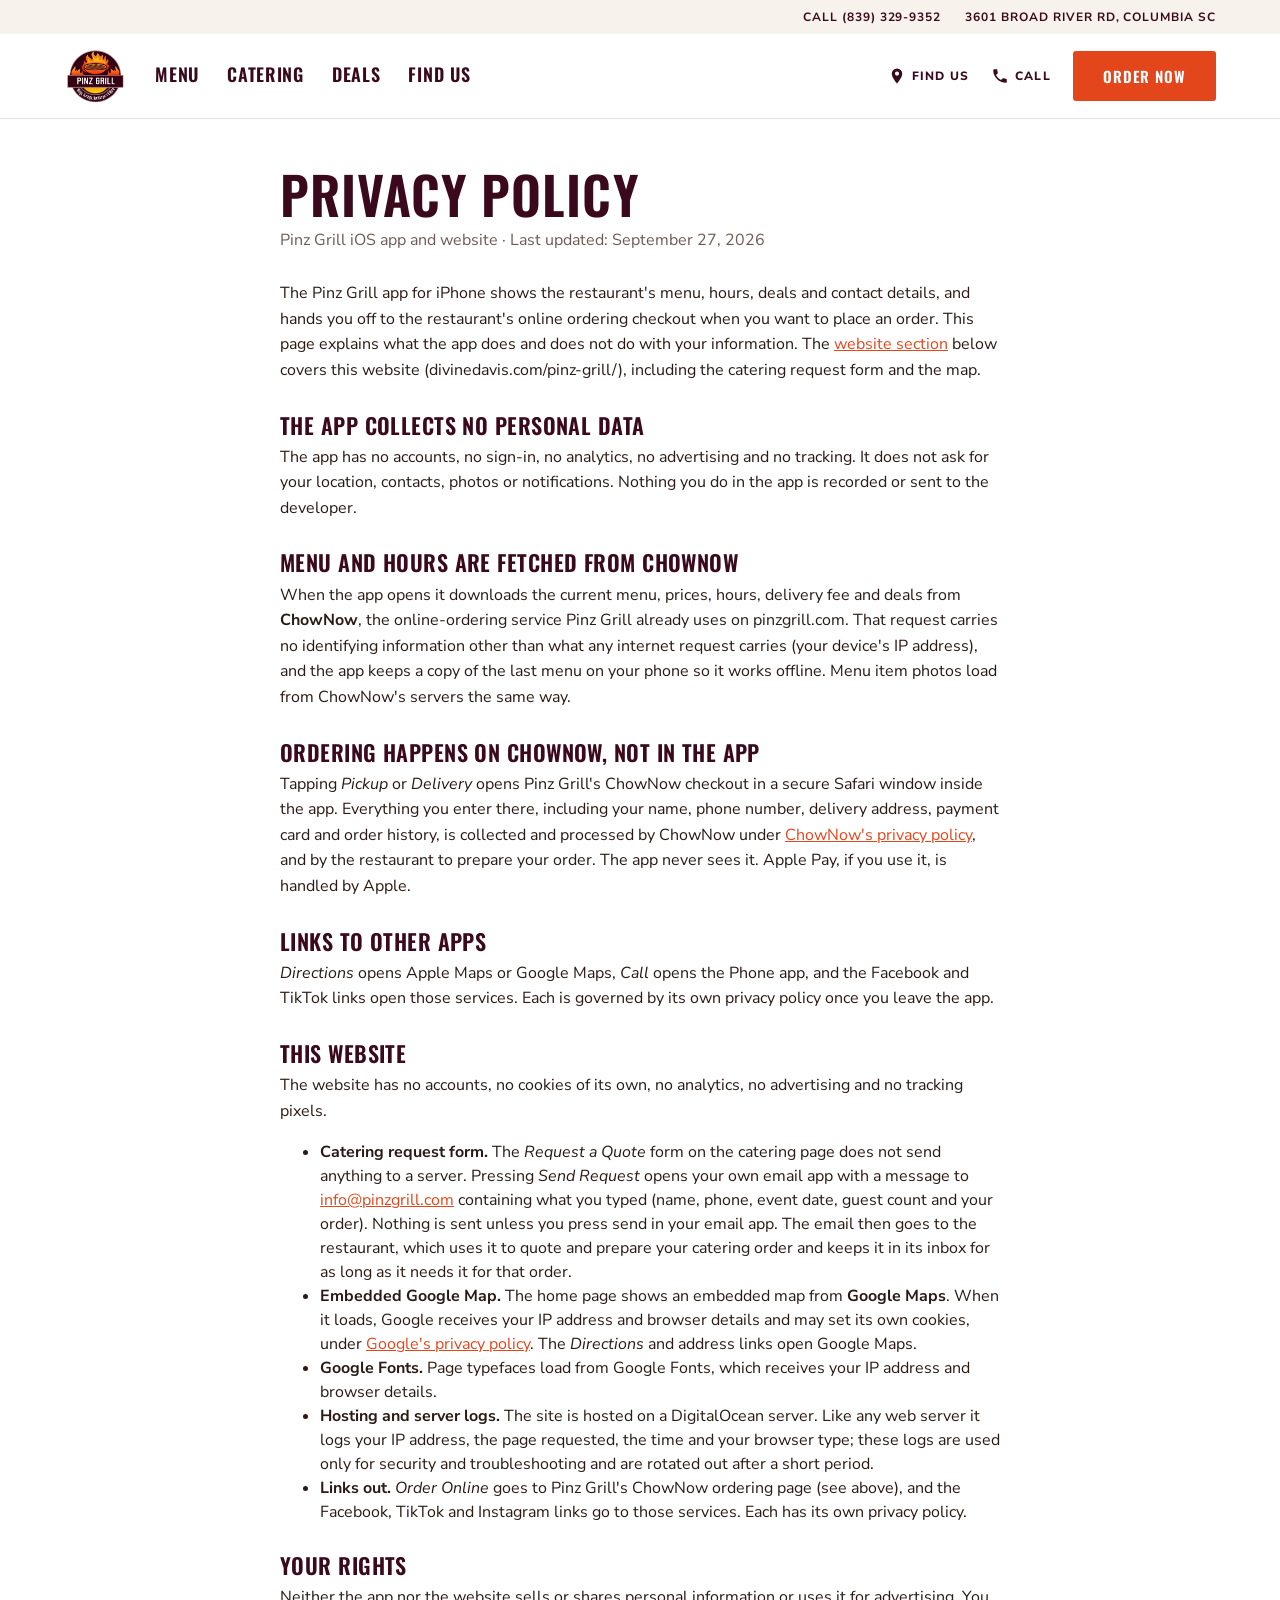
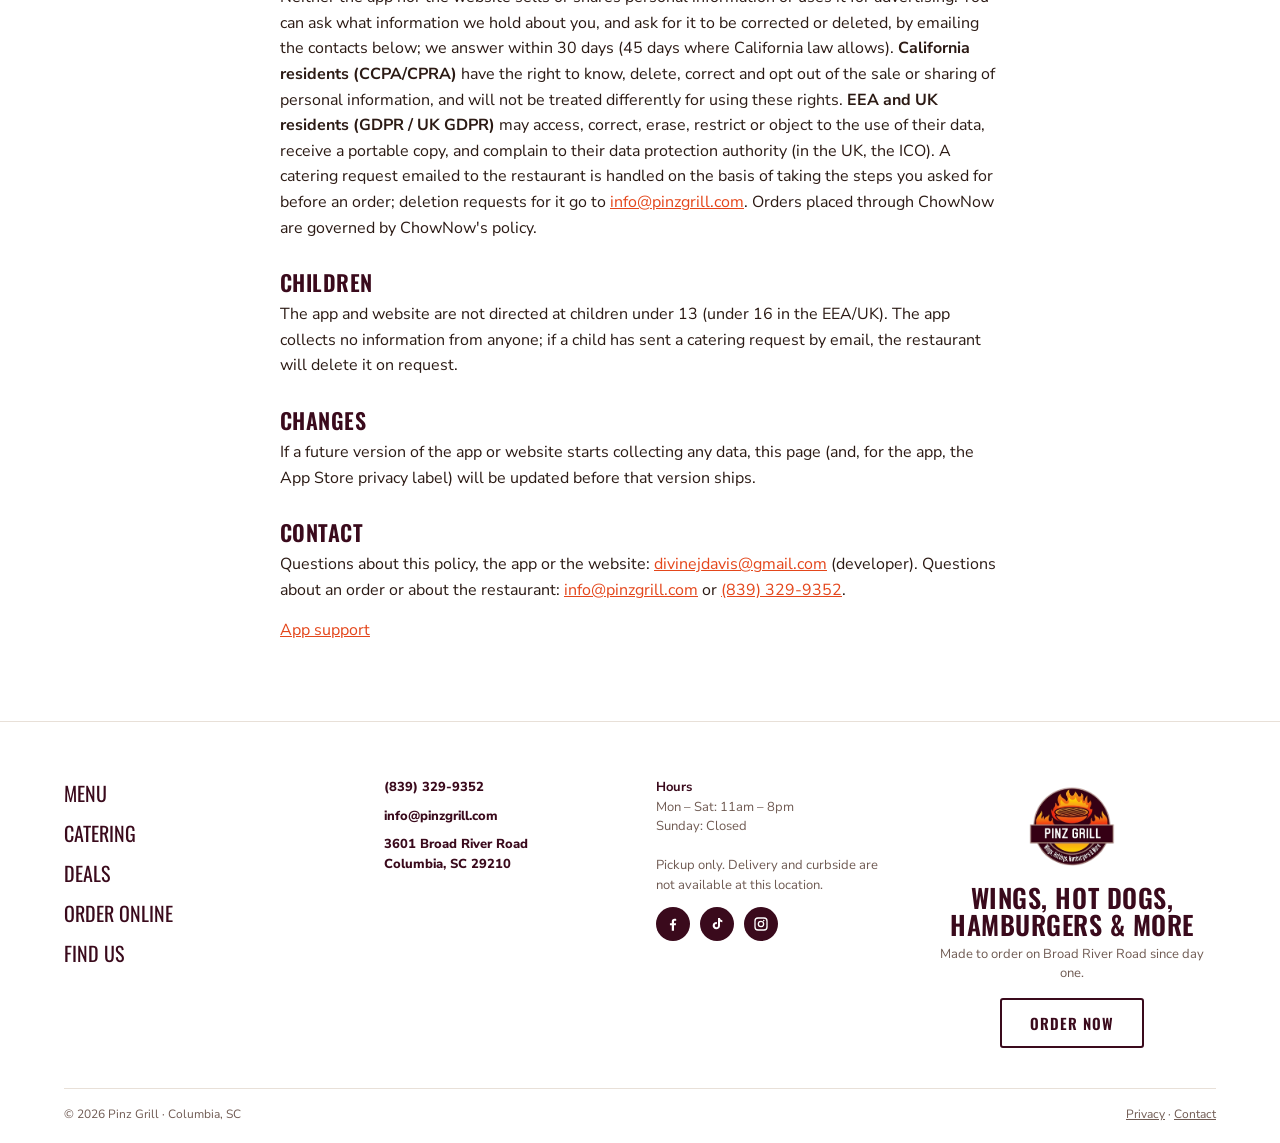
<file: privacy.html>
<!DOCTYPE html>
<html lang="en">
<head>
<meta charset="utf-8">
<meta name="viewport" content="width=device-width, initial-scale=1">
<title>Privacy Policy | Pinz Grill</title>
<meta name="description" content="What the Pinz Grill iPhone app and website do and do not do with your information.">
<meta name="robots" content="noindex">
<link rel="icon" href="assets/logo-sm.png">
<link rel="preconnect" href="https://fonts.googleapis.com"><link rel="preconnect" href="https://fonts.gstatic.com" crossorigin>
<link href="https://fonts.googleapis.com/css2?family=Oswald:wght@500;600&family=Nunito+Sans:wght@400;600;800&display=swap" rel="stylesheet">
<link rel="stylesheet" href="styles.css?v=2">
</head>
<body>
<a class="skip" href="#main">Skip to content</a>
<div class="util"><div class="wrap"><a href="tel:+18393299352">Call (839) 329-9352</a><a href="https://www.google.com/maps/search/?api=1&query=3601+Broad+River+Road+Columbia+SC+29210" target="_blank" rel="noopener">3601 Broad River Rd, Columbia SC</a></div></div>
<header class="site"><div class="wrap">
  <a class="logo" href="index.html" aria-label="Pinz Grill home"><img src="assets/logo-sm.png" alt="Pinz Grill"></a>
  <nav class="main" aria-label="Primary">
    <a href="menu.html" >Menu</a>
    <a href="catering.html" >Catering</a>
    <a href="index.html#deals">Deals</a>
    <a href="index.html#findus">Find Us</a>
  </nav>
  <div class="hdr-right">
    <a class="link" href="https://www.google.com/maps/search/?api=1&query=3601+Broad+River+Road+Columbia+SC+29210" target="_blank" rel="noopener"><svg viewBox="0 0 24 24"><path d="M12 2a7 7 0 0 0-7 7c0 5.2 7 13 7 13s7-7.8 7-13a7 7 0 0 0-7-7zm0 9.5A2.5 2.5 0 1 1 12 6a2.5 2.5 0 0 1 0 5.5z"/></svg>Find Us</a>
    <a class="link" href="tel:+18393299352"><svg viewBox="0 0 24 24"><path d="M6.6 10.8a15 15 0 0 0 6.6 6.6l2.2-2.2a1 1 0 0 1 1-.25 11.4 11.4 0 0 0 3.6.57 1 1 0 0 1 1 1V20a1 1 0 0 1-1 1A17 17 0 0 1 3 4a1 1 0 0 1 1-1h3.5a1 1 0 0 1 1 1c0 1.25.2 2.45.57 3.57a1 1 0 0 1-.25 1z"/></svg>Call</a>
    <a class="btn btn-accent" href="https://direct.chownow.com/order/42710/locations/64455" target="_blank" rel="noopener">Order Now</a>
    <button class="burger" aria-label="Open menu" aria-expanded="false" onclick="var m=document.getElementById('mnav');m.classList.toggle('open');this.setAttribute('aria-expanded',m.classList.contains('open'))"><span></span><span></span><span></span></button>
  </div>
</div></header>
<div class="mnav" id="mnav"><a href="menu.html">Menu</a><a href="catering.html">Catering</a><a href="index.html#deals">Deals</a><a href="index.html#findus">Find Us</a><a href="tel:+18393299352">Call (839) 329-9352</a></div>
<main id="main" class="legal-page">
<section class="wrap" style="max-width:760px;padding:48px 20px 64px">
  <h1 style="margin-bottom:6px">Privacy Policy</h1>
  <p style="color:var(--muted);margin:0 0 28px">Pinz Grill iOS app and website · Last updated: September 27, 2026</p>

  <p>The Pinz Grill app for iPhone shows the restaurant's menu, hours, deals and contact details, and hands you off to the restaurant's online ordering checkout when you want to place an order. This page explains what the app does and does not do with your information. The <a href="#website">website section</a> below covers this website (divinedavis.com/pinz-grill/), including the catering request form and the map.</p>

  <h2>The app collects no personal data</h2>
  <p>The app has no accounts, no sign-in, no analytics, no advertising and no tracking. It does not ask for your location, contacts, photos or notifications. Nothing you do in the app is recorded or sent to the developer.</p>

  <h2>Menu and hours are fetched from ChowNow</h2>
  <p>When the app opens it downloads the current menu, prices, hours, delivery fee and deals from <strong>ChowNow</strong>, the online-ordering service Pinz Grill already uses on pinzgrill.com. That request carries no identifying information other than what any internet request carries (your device's IP address), and the app keeps a copy of the last menu on your phone so it works offline. Menu item photos load from ChowNow's servers the same way.</p>

  <h2>Ordering happens on ChowNow, not in the app</h2>
  <p>Tapping <em>Pickup</em> or <em>Delivery</em> opens Pinz Grill's ChowNow checkout in a secure Safari window inside the app. Everything you enter there, including your name, phone number, delivery address, payment card and order history, is collected and processed by ChowNow under <a href="https://get.chownow.com/legal/privacy-policy/" target="_blank" rel="noopener">ChowNow's privacy policy</a>, and by the restaurant to prepare your order. The app never sees it. Apple Pay, if you use it, is handled by Apple.</p>

  <h2>Links to other apps</h2>
  <p><em>Directions</em> opens Apple Maps or Google Maps, <em>Call</em> opens the Phone app, and the Facebook and TikTok links open those services. Each is governed by its own privacy policy once you leave the app.</p>

  <h2 id="website">This website</h2>
  <p>The website has no accounts, no cookies of its own, no analytics, no advertising and no tracking pixels.</p>
  <ul>
    <li><strong>Catering request form.</strong> The <em>Request a Quote</em> form on the catering page does not send anything to a server. Pressing <em>Send Request</em> opens your own email app with a message to <a href="mailto:info@pinzgrill.com">info@pinzgrill.com</a> containing what you typed (name, phone, event date, guest count and your order). Nothing is sent unless you press send in your email app. The email then goes to the restaurant, which uses it to quote and prepare your catering order and keeps it in its inbox for as long as it needs it for that order.</li>
    <li><strong>Embedded Google Map.</strong> The home page shows an embedded map from <strong>Google Maps</strong>. When it loads, Google receives your IP address and browser details and may set its own cookies, under <a href="https://policies.google.com/privacy" target="_blank" rel="noopener">Google's privacy policy</a>. The <em>Directions</em> and address links open Google Maps.</li>
    <li><strong>Google Fonts.</strong> Page typefaces load from Google Fonts, which receives your IP address and browser details.</li>
    <li><strong>Hosting and server logs.</strong> The site is hosted on a DigitalOcean server. Like any web server it logs your IP address, the page requested, the time and your browser type; these logs are used only for security and troubleshooting and are rotated out after a short period.</li>
    <li><strong>Links out.</strong> <em>Order Online</em> goes to Pinz Grill's ChowNow ordering page (see above), and the Facebook, TikTok and Instagram links go to those services. Each has its own privacy policy.</li>
  </ul>

  <h2>Your rights</h2>
  <p>Neither the app nor the website sells or shares personal information or uses it for advertising. You can ask what information we hold about you, and ask for it to be corrected or deleted, by emailing the contacts below; we answer within 30 days (45 days where California law allows). <strong>California residents (CCPA/CPRA)</strong> have the right to know, delete, correct and opt out of the sale or sharing of personal information, and will not be treated differently for using these rights. <strong>EEA and UK residents (GDPR / UK GDPR)</strong> may access, correct, erase, restrict or object to the use of their data, receive a portable copy, and complain to their data protection authority (in the UK, the ICO). A catering request emailed to the restaurant is handled on the basis of taking the steps you asked for before an order; deletion requests for it go to <a href="mailto:info@pinzgrill.com">info@pinzgrill.com</a>. Orders placed through ChowNow are governed by ChowNow's policy.</p>

  <h2>Children</h2>
  <p>The app and website are not directed at children under 13 (under 16 in the EEA/UK). The app collects no information from anyone; if a child has sent a catering request by email, the restaurant will delete it on request.</p>

  <h2>Changes</h2>
  <p>If a future version of the app or website starts collecting any data, this page (and, for the app, the App Store privacy label) will be updated before that version ships.</p>

  <h2>Contact</h2>
  <p>Questions about this policy, the app or the website: <a href="mailto:divinejdavis@gmail.com">divinejdavis@gmail.com</a> (developer). Questions about an order or about the restaurant: <a href="mailto:info@pinzgrill.com">info@pinzgrill.com</a> or <a href="tel:+18393299352">(839) 329-9352</a>.</p>
  <p><a href="support.html">App support</a></p>
</section>
</main>
<footer><div class="wrap">
  <div class="cols">
    <div class="big"><a href="menu.html">Menu</a><a href="catering.html">Catering</a><a href="index.html#deals">Deals</a><a href="https://direct.chownow.com/order/42710/locations/64455" target="_blank" rel="noopener">Order Online</a><a href="index.html#findus">Find Us</a></div>
    <div class="sm"><a href="tel:+18393299352">(839) 329-9352</a><a href="mailto:info@pinzgrill.com">info@pinzgrill.com</a><a href="https://www.google.com/maps/search/?api=1&query=3601+Broad+River+Road+Columbia+SC+29210" target="_blank" rel="noopener">3601 Broad River Road<br>Columbia, SC 29210</a></div>
    <div class="sm"><b style="color:var(--brand)">Hours</b><br>Mon – Sat: 11am – 8pm<br>Sunday: Closed<br><br>Pickup only. Delivery and curbside are not available at this location.
      <div class="social">
        <a href="https://www.facebook.com/people/Pinz-Grill/61581128777867/" aria-label="Facebook" target="_blank" rel="noopener"><svg viewBox="0 0 24 24"><path d="M13.5 22v-8h2.7l.4-3.2h-3.1V8.8c0-.9.3-1.6 1.6-1.6h1.7V4.4c-.3 0-1.3-.1-2.5-.1-2.5 0-4.1 1.5-4.1 4.2v2.3H7.4V14h2.8v8z"/></svg></a>
        <a href="https://www.tiktok.com/@pinzgrill3601a" aria-label="TikTok" target="_blank" rel="noopener"><svg viewBox="0 0 24 24"><path d="M16.5 3c.3 2 1.5 3.3 3.5 3.5v3c-1.3 0-2.5-.4-3.5-1.1v6.1a5.5 5.5 0 1 1-4.7-5.4v3.1a2.4 2.4 0 1 0 1.7 2.3V3z"/></svg></a>
        <a href="https://instagram.com/" aria-label="Instagram" target="_blank" rel="noopener"><svg viewBox="0 0 24 24"><path d="M12 7a5 5 0 1 0 0 10 5 5 0 0 0 0-10zm0 8a3 3 0 1 1 0-6 3 3 0 0 1 0 6zm5.3-8.3a1.2 1.2 0 1 1-2.4 0 1.2 1.2 0 0 1 2.4 0zM7.5 2h9A5.5 5.5 0 0 1 22 7.5v9a5.5 5.5 0 0 1-5.5 5.5h-9A5.5 5.5 0 0 1 2 16.5v-9A5.5 5.5 0 0 1 7.5 2zm0 2A3.5 3.5 0 0 0 4 7.5v9A3.5 3.5 0 0 0 7.5 20h9a3.5 3.5 0 0 0 3.5-3.5v-9A3.5 3.5 0 0 0 16.5 4z"/></svg></a>
      </div>
    </div>
    <div class="rew"><img src="assets/logo-sm.png" alt=""><div class="h">Wings, Hot Dogs, Hamburgers &amp; More</div><p style="font-size:13px;color:var(--muted);margin:6px 0 14px">Made to order on Broad River Road since day one.</p><a class="btn btn-outline" href="https://direct.chownow.com/order/42710/locations/64455" target="_blank" rel="noopener">Order Now</a></div>
  </div>
  <div class="legal"><span>© 2026 Pinz Grill · Columbia, SC</span><span><a href="privacy.html" style="color:inherit">Privacy</a> · <a href="mailto:info@pinzgrill.com" style="color:inherit">Contact</a></span></div>
</div></footer>
</body>
</html>
</file>
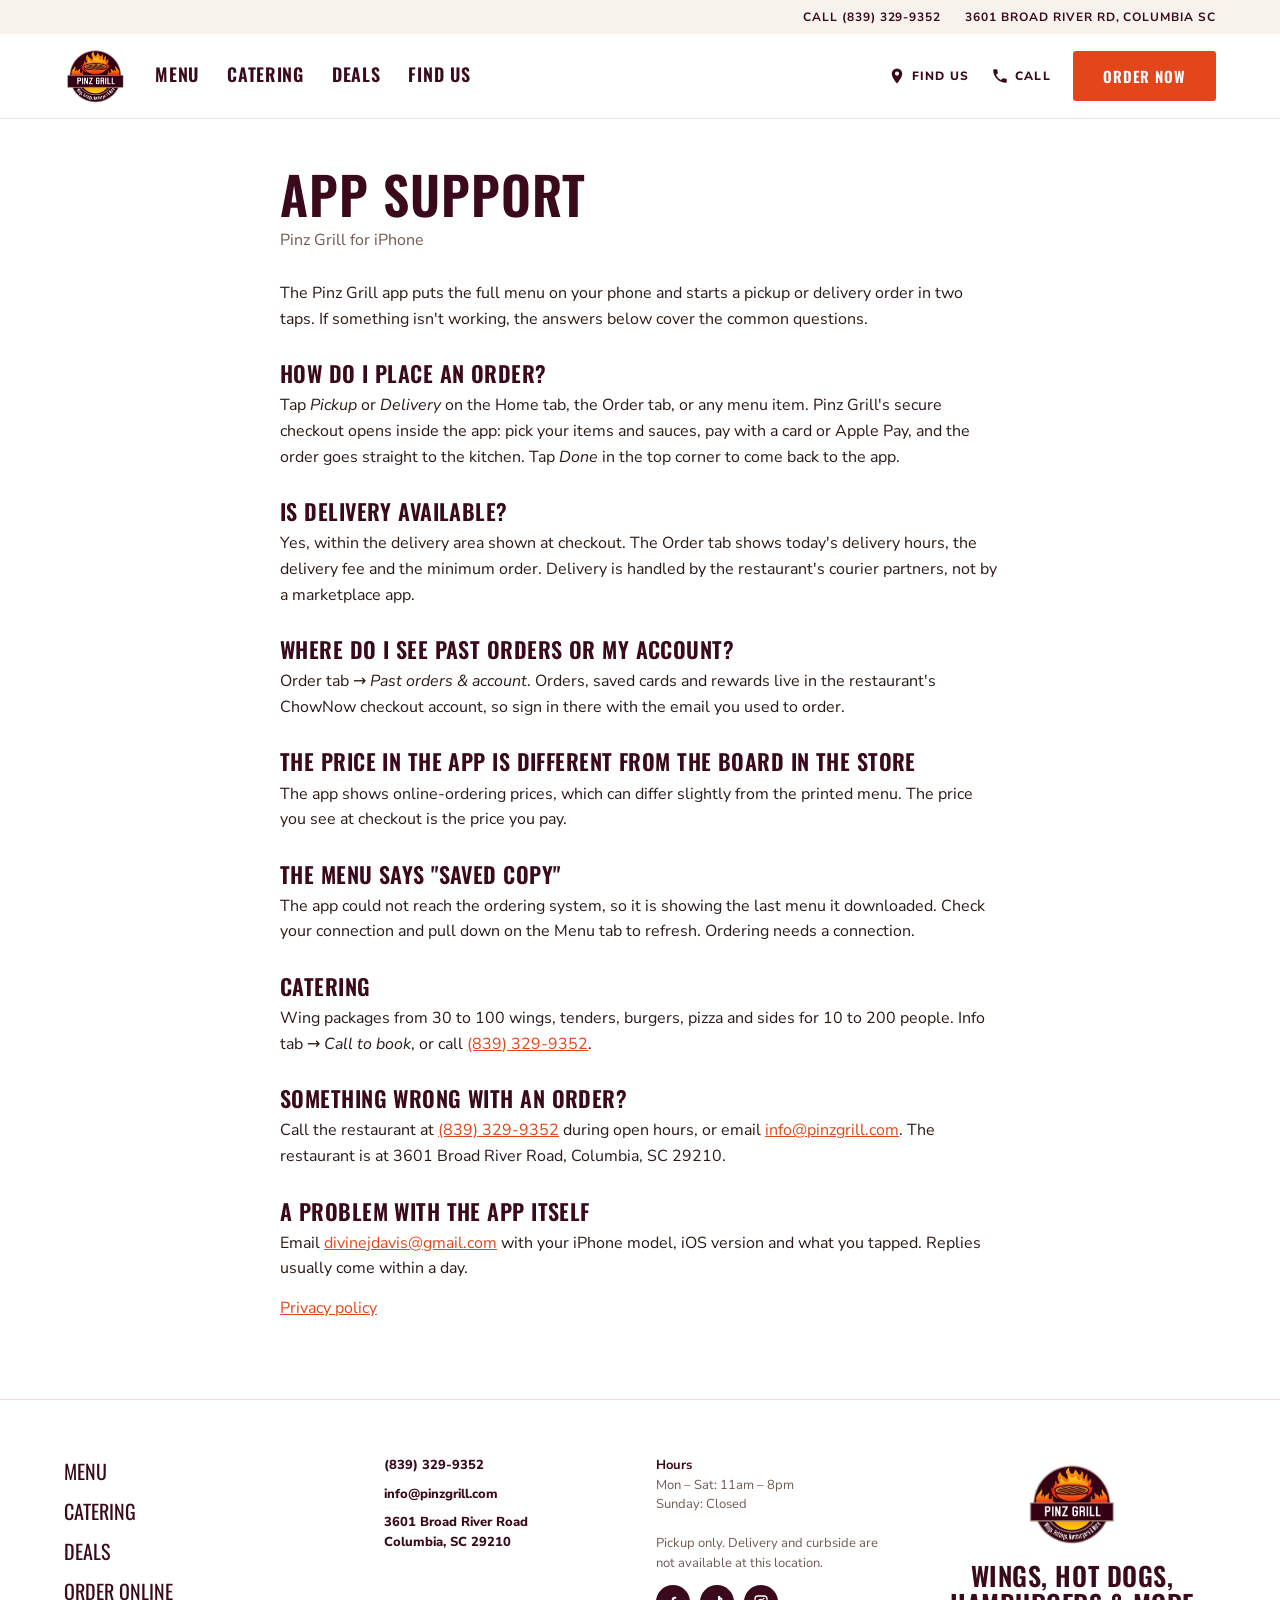
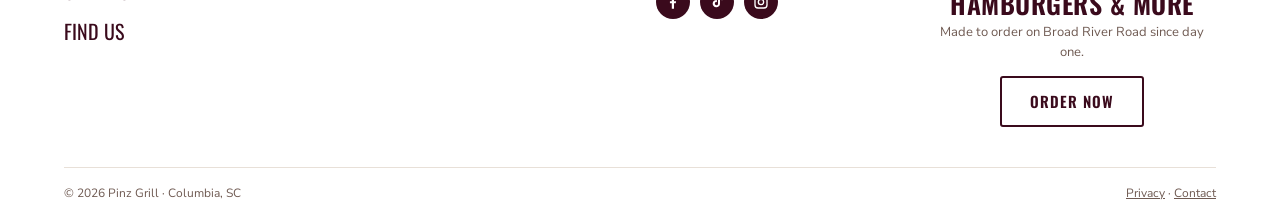
<file: support.html>
<!DOCTYPE html>
<html lang="en">
<head>
<meta charset="utf-8">
<meta name="viewport" content="width=device-width, initial-scale=1">
<title>App Support | Pinz Grill</title>
<meta name="description" content="Help with ordering, delivery, catering and the Pinz Grill iPhone app.">
<meta name="robots" content="noindex">
<link rel="icon" href="assets/logo-sm.png">
<link rel="preconnect" href="https://fonts.googleapis.com"><link rel="preconnect" href="https://fonts.gstatic.com" crossorigin>
<link href="https://fonts.googleapis.com/css2?family=Oswald:wght@500;600&family=Nunito+Sans:wght@400;600;800&display=swap" rel="stylesheet">
<link rel="stylesheet" href="styles.css?v=2">
</head>
<body>
<a class="skip" href="#main">Skip to content</a>
<div class="util"><div class="wrap"><a href="tel:+18393299352">Call (839) 329-9352</a><a href="https://www.google.com/maps/search/?api=1&query=3601+Broad+River+Road+Columbia+SC+29210" target="_blank" rel="noopener">3601 Broad River Rd, Columbia SC</a></div></div>
<header class="site"><div class="wrap">
  <a class="logo" href="index.html" aria-label="Pinz Grill home"><img src="assets/logo-sm.png" alt="Pinz Grill"></a>
  <nav class="main" aria-label="Primary">
    <a href="menu.html" >Menu</a>
    <a href="catering.html" >Catering</a>
    <a href="index.html#deals">Deals</a>
    <a href="index.html#findus">Find Us</a>
  </nav>
  <div class="hdr-right">
    <a class="link" href="https://www.google.com/maps/search/?api=1&query=3601+Broad+River+Road+Columbia+SC+29210" target="_blank" rel="noopener"><svg viewBox="0 0 24 24"><path d="M12 2a7 7 0 0 0-7 7c0 5.2 7 13 7 13s7-7.8 7-13a7 7 0 0 0-7-7zm0 9.5A2.5 2.5 0 1 1 12 6a2.5 2.5 0 0 1 0 5.5z"/></svg>Find Us</a>
    <a class="link" href="tel:+18393299352"><svg viewBox="0 0 24 24"><path d="M6.6 10.8a15 15 0 0 0 6.6 6.6l2.2-2.2a1 1 0 0 1 1-.25 11.4 11.4 0 0 0 3.6.57 1 1 0 0 1 1 1V20a1 1 0 0 1-1 1A17 17 0 0 1 3 4a1 1 0 0 1 1-1h3.5a1 1 0 0 1 1 1c0 1.25.2 2.45.57 3.57a1 1 0 0 1-.25 1z"/></svg>Call</a>
    <a class="btn btn-accent" href="https://direct.chownow.com/order/42710/locations/64455" target="_blank" rel="noopener">Order Now</a>
    <button class="burger" aria-label="Open menu" aria-expanded="false" onclick="var m=document.getElementById('mnav');m.classList.toggle('open');this.setAttribute('aria-expanded',m.classList.contains('open'))"><span></span><span></span><span></span></button>
  </div>
</div></header>
<div class="mnav" id="mnav"><a href="menu.html">Menu</a><a href="catering.html">Catering</a><a href="index.html#deals">Deals</a><a href="index.html#findus">Find Us</a><a href="tel:+18393299352">Call (839) 329-9352</a></div>
<main id="main" class="legal-page">
<section class="wrap" style="max-width:760px;padding:48px 20px 64px">
  <h1 style="margin-bottom:6px">App Support</h1>
  <p style="color:var(--muted);margin:0 0 28px">Pinz Grill for iPhone</p>

  <p>The Pinz Grill app puts the full menu on your phone and starts a pickup or delivery order in two taps. If something isn't working, the answers below cover the common questions.</p>

  <h2>How do I place an order?</h2>
  <p>Tap <em>Pickup</em> or <em>Delivery</em> on the Home tab, the Order tab, or any menu item. Pinz Grill's secure checkout opens inside the app: pick your items and sauces, pay with a card or Apple Pay, and the order goes straight to the kitchen. Tap <em>Done</em> in the top corner to come back to the app.</p>

  <h2>Is delivery available?</h2>
  <p>Yes, within the delivery area shown at checkout. The Order tab shows today's delivery hours, the delivery fee and the minimum order. Delivery is handled by the restaurant's courier partners, not by a marketplace app.</p>

  <h2>Where do I see past orders or my account?</h2>
  <p>Order tab &rarr; <em>Past orders &amp; account</em>. Orders, saved cards and rewards live in the restaurant's ChowNow checkout account, so sign in there with the email you used to order.</p>

  <h2>The price in the app is different from the board in the store</h2>
  <p>The app shows online-ordering prices, which can differ slightly from the printed menu. The price you see at checkout is the price you pay.</p>

  <h2>The menu says "Saved copy"</h2>
  <p>The app could not reach the ordering system, so it is showing the last menu it downloaded. Check your connection and pull down on the Menu tab to refresh. Ordering needs a connection.</p>

  <h2>Catering</h2>
  <p>Wing packages from 30 to 100 wings, tenders, burgers, pizza and sides for 10 to 200 people. Info tab &rarr; <em>Call to book</em>, or call <a href="tel:+18393299352">(839) 329-9352</a>.</p>

  <h2>Something wrong with an order?</h2>
  <p>Call the restaurant at <a href="tel:+18393299352">(839) 329-9352</a> during open hours, or email <a href="mailto:info@pinzgrill.com">info@pinzgrill.com</a>. The restaurant is at 3601 Broad River Road, Columbia, SC 29210.</p>

  <h2>A problem with the app itself</h2>
  <p>Email <a href="mailto:divinejdavis@gmail.com">divinejdavis@gmail.com</a> with your iPhone model, iOS version and what you tapped. Replies usually come within a day.</p>
  <p><a href="privacy.html">Privacy policy</a></p>
</section>
</main>
<footer><div class="wrap">
  <div class="cols">
    <div class="big"><a href="menu.html">Menu</a><a href="catering.html">Catering</a><a href="index.html#deals">Deals</a><a href="https://direct.chownow.com/order/42710/locations/64455" target="_blank" rel="noopener">Order Online</a><a href="index.html#findus">Find Us</a></div>
    <div class="sm"><a href="tel:+18393299352">(839) 329-9352</a><a href="mailto:info@pinzgrill.com">info@pinzgrill.com</a><a href="https://www.google.com/maps/search/?api=1&query=3601+Broad+River+Road+Columbia+SC+29210" target="_blank" rel="noopener">3601 Broad River Road<br>Columbia, SC 29210</a></div>
    <div class="sm"><b style="color:var(--brand)">Hours</b><br>Mon – Sat: 11am – 8pm<br>Sunday: Closed<br><br>Pickup only. Delivery and curbside are not available at this location.
      <div class="social">
        <a href="https://www.facebook.com/people/Pinz-Grill/61581128777867/" aria-label="Facebook" target="_blank" rel="noopener"><svg viewBox="0 0 24 24"><path d="M13.5 22v-8h2.7l.4-3.2h-3.1V8.8c0-.9.3-1.6 1.6-1.6h1.7V4.4c-.3 0-1.3-.1-2.5-.1-2.5 0-4.1 1.5-4.1 4.2v2.3H7.4V14h2.8v8z"/></svg></a>
        <a href="https://www.tiktok.com/@pinzgrill3601a" aria-label="TikTok" target="_blank" rel="noopener"><svg viewBox="0 0 24 24"><path d="M16.5 3c.3 2 1.5 3.3 3.5 3.5v3c-1.3 0-2.5-.4-3.5-1.1v6.1a5.5 5.5 0 1 1-4.7-5.4v3.1a2.4 2.4 0 1 0 1.7 2.3V3z"/></svg></a>
        <a href="https://instagram.com/" aria-label="Instagram" target="_blank" rel="noopener"><svg viewBox="0 0 24 24"><path d="M12 7a5 5 0 1 0 0 10 5 5 0 0 0 0-10zm0 8a3 3 0 1 1 0-6 3 3 0 0 1 0 6zm5.3-8.3a1.2 1.2 0 1 1-2.4 0 1.2 1.2 0 0 1 2.4 0zM7.5 2h9A5.5 5.5 0 0 1 22 7.5v9a5.5 5.5 0 0 1-5.5 5.5h-9A5.5 5.5 0 0 1 2 16.5v-9A5.5 5.5 0 0 1 7.5 2zm0 2A3.5 3.5 0 0 0 4 7.5v9A3.5 3.5 0 0 0 7.5 20h9a3.5 3.5 0 0 0 3.5-3.5v-9A3.5 3.5 0 0 0 16.5 4z"/></svg></a>
      </div>
    </div>
    <div class="rew"><img src="assets/logo-sm.png" alt=""><div class="h">Wings, Hot Dogs, Hamburgers &amp; More</div><p style="font-size:13px;color:var(--muted);margin:6px 0 14px">Made to order on Broad River Road since day one.</p><a class="btn btn-outline" href="https://direct.chownow.com/order/42710/locations/64455" target="_blank" rel="noopener">Order Now</a></div>
  </div>
  <div class="legal"><span>© 2026 Pinz Grill · Columbia, SC</span><span><a href="privacy.html" style="color:inherit">Privacy</a> · <a href="mailto:info@pinzgrill.com" style="color:inherit">Contact</a></span></div>
</div></footer>
</body>
</html>
</file>
<file: styles.css>
/* Pinz Grill concept redesign — Chipotle-pattern layout, Pinz brand colors */
:root{
  --brand:#3a0a1c;        /* logo maroon */
  --brand-deep:#2a0512;
  --accent:#e4461b;       /* flame orange-red (CTA) */
  --accent-hover:#c93a13;
  --gold:#f2a614;
  --ink:#2b1a14;
  --muted:#6f5a52;
  --cream:#f7f2ec;
  --line:#e8e0d8;
  --white:#fff;
  --head:'Oswald','Trade Gothic LT','Arial Narrow',sans-serif;
  --body:'Nunito Sans','Nunito',system-ui,-apple-system,'Segoe UI',sans-serif;
}
*{box-sizing:border-box;min-width:0}
html{scroll-behavior:smooth;-webkit-text-size-adjust:100%}
body{margin:0;font-family:var(--body);color:var(--ink);background:var(--white);line-height:1.5;font-size:16px}
img{max-width:100%;display:block}
a{color:inherit}
h1,h2,h3,.h{font-family:var(--head);font-weight:600;text-transform:uppercase;letter-spacing:.02em;line-height:1.05;margin:0}
.wrap{max-width:1200px;margin:0 auto;padding:0 24px}
.btn{display:inline-block;font-family:var(--head);font-weight:600;text-transform:uppercase;letter-spacing:.06em;font-size:15px;padding:12px 28px;border-radius:3px;text-decoration:none;border:2px solid transparent;cursor:pointer;transition:background .15s,color .15s;white-space:nowrap}
.btn-accent{background:var(--accent);color:#fff}
.btn-accent:hover{background:var(--accent-hover)}
.btn-brand{background:var(--brand);color:#fff}
.btn-brand:hover{background:var(--brand-deep)}
.btn-outline{background:transparent;color:var(--brand);border-color:var(--brand)}
.btn-outline:hover{background:var(--brand);color:#fff}
.btn-white{background:#fff;color:var(--brand)}
.pill{display:inline-block;background:var(--accent);color:#fff;font-family:var(--head);font-size:12px;letter-spacing:.14em;text-transform:uppercase;padding:3px 12px;border-radius:999px}
.pill-dark{background:var(--brand)}
.skip{position:absolute;left:-9999px}
.skip:focus{left:8px;top:8px;background:#fff;padding:8px;z-index:99}

/* top utility bar */
.util{background:var(--cream);font-size:12px;letter-spacing:.08em;text-transform:uppercase;font-weight:700}
.util .wrap{display:flex;justify-content:flex-end;gap:24px;height:34px;align-items:center}
.util a{text-decoration:none;color:var(--brand)}

/* header */
header.site{position:sticky;top:0;z-index:50;background:#fff;border-bottom:1px solid var(--line)}
header.site .wrap{display:flex;align-items:center;height:84px;gap:28px}
.logo{display:flex;align-items:center;gap:10px;text-decoration:none;flex:0 0 auto}
.logo img{height:64px;width:auto}
nav.main{display:flex;gap:28px;flex:1}
nav.main a{font-family:var(--head);font-weight:600;text-transform:uppercase;font-size:18px;letter-spacing:.04em;color:var(--brand);text-decoration:none;padding:6px 0;border-bottom:3px solid transparent}
nav.main a:hover,nav.main a[aria-current]{border-bottom-color:var(--accent)}
.hdr-right{display:flex;align-items:center;gap:22px;margin-left:auto}
.hdr-right .link{display:flex;align-items:center;gap:6px;font-size:12px;font-weight:800;letter-spacing:.1em;text-transform:uppercase;text-decoration:none;color:var(--brand)}
.hdr-right svg{width:18px;height:18px;fill:var(--brand)}
.burger{display:none;background:none;border:0;padding:8px;cursor:pointer}
.burger span{display:block;width:24px;height:3px;background:var(--brand);margin:5px 0;border-radius:2px}
.mnav{display:none;background:#fff;border-bottom:1px solid var(--line)}
.mnav a{display:block;padding:14px 24px;font-family:var(--head);font-size:20px;text-transform:uppercase;color:var(--brand);text-decoration:none;border-top:1px solid var(--line)}
.mnav.open{display:block}

/* hero */
.hero{position:relative;min-height:520px;display:flex;align-items:center;justify-content:center;text-align:center;color:#fff;background:#222 center/cover no-repeat;isolation:isolate}
.hero::after{content:"";position:absolute;inset:0;background:linear-gradient(180deg,rgba(20,5,10,.25),rgba(20,5,10,.55));z-index:-1}
.hero .inner{max-width:760px;padding:72px 24px}
.hero h1{font-size:clamp(40px,6.4vw,76px);letter-spacing:.03em;text-shadow:0 2px 12px rgba(0,0,0,.35);margin:14px 0 16px}
.hero p{font-size:18px;font-weight:600;margin:0 auto 26px;max-width:520px;text-shadow:0 1px 6px rgba(0,0,0,.5)}
.hero small{display:block;margin-top:22px;font-size:11px;opacity:.85;max-width:420px;margin-left:auto;margin-right:auto}

/* promo bar */
.promo{background:#fff;border-bottom:1px solid var(--line)}
.promo .wrap{display:flex;align-items:center;justify-content:center;gap:22px;min-height:76px;flex-wrap:wrap;padding:12px 24px}
.promo .flame{width:46px;height:46px;border-radius:50%;background:var(--accent);display:grid;place-items:center;flex:0 0 auto}
.promo .flame svg{width:26px;height:26px;fill:#fff}
.promo .h{font-size:20px;color:var(--brand)}
.promo .or{font-size:12px;letter-spacing:.1em;text-transform:uppercase;font-weight:800;color:var(--muted)}
.promo .or a{color:var(--brand)}

/* menu grid */
.grid-sec{padding:64px 0 24px}
.grid{display:grid;grid-template-columns:repeat(3,1fr);gap:40px 32px}
.item{text-align:center;text-decoration:none;color:var(--brand)}
.item .ph{width:min(280px,80%);aspect-ratio:1;margin:0 auto 18px;border-radius:50%;overflow:hidden;background:var(--cream);display:grid;place-items:center;transition:transform .2s}
.item .ph img{width:100%;height:100%;object-fit:cover}
.item .ph.cut{border-radius:0;background:none;aspect-ratio:auto;height:220px;overflow:visible}
.item .ph.cut img{object-fit:contain;height:100%;width:auto;max-width:100%}
.item:hover .ph{transform:translateY(-4px)}
.item .h{font-size:30px}
.item .sub{font-size:14px;color:var(--muted);margin-top:4px}
.item .pill{margin-bottom:8px}

/* two-up feature cards */
.twoup{display:grid;grid-template-columns:1fr 1fr;gap:28px;padding:56px 0}
.card{border:1px solid var(--line);display:grid;grid-template-columns:1fr 1fr;min-height:340px;background:#fff}
.card .txt{padding:36px 28px;display:flex;flex-direction:column;gap:14px}
.card .txt h2{font-size:32px;color:var(--brand)}
.card .txt p{margin:0;color:var(--ink);font-size:15px;flex:1}
.card .txt .btn{align-self:flex-start}
.card img{width:100%;height:100%;object-fit:cover}
.flavors{display:flex;flex-wrap:wrap;gap:6px}
.flavors span{border:1px solid var(--brand);color:var(--brand);font-family:var(--head);font-size:13px;letter-spacing:.06em;text-transform:uppercase;padding:3px 10px;border-radius:999px}

/* featured band */
.band{background:var(--cream) url("data:image/svg+xml,%3Csvg xmlns='http://www.w3.org/2000/svg' width='120' height='120' viewBox='0 0 120 120'%3E%3Cg fill='none' stroke='%23e6d9cc' stroke-width='1.4'%3E%3Ccircle cx='30' cy='30' r='12'/%3E%3Cpath d='M78 22c8 6 8 14 0 20M92 30c6 4 6 8 0 12'/%3E%3Cpath d='M20 84l16-12 16 12'/%3E%3Ccircle cx='86' cy='86' r='9'/%3E%3Cpath d='M60 100c6-8 14-8 20 0'/%3E%3C/g%3E%3C/svg%3E");padding:64px 0;text-align:center}
.band h2{font-size:40px;color:var(--brand);margin-bottom:14px}
.band .cards{display:grid;grid-template-columns:repeat(3,1fr);gap:26px;margin-top:34px;text-align:left}
.band .fc{background:#fff;border:1px solid var(--line)}
.band .fc img{aspect-ratio:4/3;width:100%;object-fit:cover}
.band .fc div{padding:14px 16px;font-weight:800;font-size:15px;color:var(--brand)}
.band .fc div small{display:block;font-weight:400;color:var(--muted);margin-top:2px}

/* crowd pleasers */
.crowd{padding:64px 0}
.crowd h2{text-align:center;font-size:40px;color:var(--brand);margin-bottom:30px}
.crowd .cards{display:grid;grid-template-columns:1fr 1fr;gap:28px}
.cp{border:1px solid var(--line);background:#fff}
.cp .top{position:relative;height:150px;background:#333 center/cover;display:grid;place-items:center}
.cp .top::after{content:"";position:absolute;inset:0;background:rgba(40,8,18,.45)}
.cp .top h3{position:relative;z-index:1;color:#fff;font-size:34px;text-shadow:0 2px 8px rgba(0,0,0,.4)}
.cp .body{padding:22px 24px 26px;text-align:center}
.cp .body p{font-size:14px;color:var(--muted);margin:0 0 18px}
.cp .body b{color:var(--ink)}
.cp .body .dot{color:var(--gold)}

/* find us */
.find{background:var(--brand);color:#fff;padding:56px 0}
.find .wrap{display:grid;grid-template-columns:1.1fr 1fr;gap:40px;align-items:center}
.find h2{font-size:40px;margin-bottom:12px}
.find .row{display:grid;grid-template-columns:1fr 1fr;gap:20px;margin-top:20px}
.find .lbl{font-family:var(--head);text-transform:uppercase;letter-spacing:.1em;font-size:13px;color:var(--gold);margin-bottom:4px}
.find a{color:#fff}
.find a.btn-white{color:var(--brand)}
.find .map{border:0;width:100%;height:300px;border-radius:4px;background:#5a2a3a}

/* footer */
footer{padding:56px 0 20px;border-top:1px solid var(--line)}
footer .cols{display:grid;grid-template-columns:1.2fr 1fr 1fr 1.2fr;gap:32px}
footer .big a{display:block;font-family:var(--head);font-size:20px;text-transform:uppercase;color:var(--brand);text-decoration:none;margin-bottom:10px}
footer .sm a{display:block;font-size:13px;font-weight:800;color:var(--brand);text-decoration:none;margin-bottom:9px}
footer .sm{font-size:13px;color:var(--muted)}
footer .rew{text-align:center}
footer .rew img{height:96px;margin:0 auto 10px}
footer .rew .h{font-size:26px;color:var(--brand)}
footer .social{display:flex;gap:10px;margin-top:12px}
footer .social a{width:34px;height:34px;border-radius:50%;background:var(--brand);display:grid;place-items:center}
footer .social svg{width:16px;height:16px;fill:#fff}
footer .legal{margin-top:40px;padding-top:16px;border-top:1px solid var(--line);font-size:12px;color:var(--muted);display:flex;justify-content:space-between;flex-wrap:wrap;gap:8px}
.concept{background:#111;color:#ddd;font-size:12px;text-align:center;padding:10px 16px}
.concept a{color:#fff}

/* menu page */
.pagehead{background:var(--brand);color:#fff;padding:48px 0 40px;text-align:center}
.pagehead h1{font-size:clamp(40px,6vw,64px)}
.pagehead p{margin:8px auto 0;max-width:520px;opacity:.9}
.tabs{position:sticky;top:84px;z-index:40;background:#fff;border-bottom:1px solid var(--line);overflow-x:auto;-webkit-overflow-scrolling:touch}
.tabs .wrap{display:flex;gap:6px;padding:8px 24px;white-space:nowrap}
.tabs a{font-family:var(--head);text-transform:uppercase;font-size:15px;letter-spacing:.05em;color:var(--brand);text-decoration:none;padding:8px 14px;border-radius:999px}
.tabs a:hover{background:var(--cream)}
.msec{padding:56px 0 8px;scroll-margin-top:150px}
.msec h2{font-size:36px;color:var(--brand)}
.msec .note{color:var(--muted);font-size:14px;margin:4px 0 22px}
.mlist{display:grid;grid-template-columns:1fr 1fr;gap:0 48px}
.mrow{display:flex;justify-content:space-between;gap:16px;padding:12px 0;border-bottom:1px solid var(--line);align-items:baseline}
.mrow .n{font-weight:800}
.mrow .d{display:block;font-weight:400;font-size:13px;color:var(--muted)}
.mrow .p{font-family:var(--head);font-size:18px;color:var(--brand);white-space:nowrap}
.callout{background:var(--cream);border-left:4px solid var(--accent);padding:14px 18px;margin:22px 0 0;font-size:14px}
.callout b{color:var(--brand)}
.mhero{display:grid;grid-template-columns:1fr 1fr;gap:32px;align-items:center;padding-top:40px}
.mhero img{border-radius:6px;aspect-ratio:1;object-fit:cover}

/* catering page */
.split{display:grid;grid-template-columns:1fr 1fr;gap:40px;align-items:center;padding:56px 0}
.split h2{font-size:36px;color:var(--brand);margin-bottom:12px}
.split img{border-radius:6px;aspect-ratio:1;object-fit:cover;width:100%}
.steps{display:grid;grid-template-columns:repeat(3,1fr);gap:24px;padding:16px 0 56px}
.step{border:1px solid var(--line);padding:26px 22px}
.step .num{font-family:var(--head);font-size:40px;color:var(--accent);line-height:1}
.step h3{font-size:22px;color:var(--brand);margin:8px 0 6px}
.step p{margin:0;font-size:14px;color:var(--muted)}
.pack{display:grid;grid-template-columns:repeat(4,1fr);gap:16px;padding-bottom:56px}
.pk{background:var(--cream);text-align:center;padding:24px 12px}
.pk .h{font-size:34px;color:var(--brand)}
.pk .p{font-family:var(--head);font-size:22px;color:var(--accent)}
.pk small{color:var(--muted)}
form.cf{display:grid;grid-template-columns:1fr 1fr;gap:14px;margin-top:20px}
form.cf label{font-size:12px;font-weight:800;text-transform:uppercase;letter-spacing:.08em;color:var(--brand)}
form.cf input,form.cf textarea,form.cf select{width:100%;padding:12px;border:1px solid var(--line);border-radius:3px;font:inherit;margin-top:4px;background:#fff}
form.cf .full{grid-column:1/-1}

@media (max-width:900px){
  nav.main,.hdr-right .link{display:none}
  .burger{display:block}
  header.site .wrap{height:68px;gap:12px}
  .logo img{height:50px}
  .hdr-right{gap:10px}
  .hdr-right .btn{padding:9px 16px;font-size:13px}
  .grid{grid-template-columns:repeat(2,1fr);gap:28px 16px}
  .item .h{font-size:22px}
  .item .ph.cut{height:150px}
  .twoup,.crowd .cards,.band .cards,.find .wrap,.mlist,.mhero,.split{grid-template-columns:1fr}
  .card{grid-template-columns:1fr}
  .card img{height:220px}
  .card .txt{order:2}
  footer .cols{grid-template-columns:1fr 1fr}
  .tabs{top:68px}
  .msec{scroll-margin-top:130px}
  .steps{grid-template-columns:1fr}
  .pack{grid-template-columns:1fr 1fr}
  form.cf{grid-template-columns:1fr}
  .util{display:none}
  .hero{min-height:440px}
  .hero .inner{padding:56px 20px}
  .promo .h{font-size:17px;text-align:center}
}
/* App privacy + support pages */
.legal-page h1{font-size:clamp(34px,5vw,52px);color:var(--brand)}
.legal-page h2{font-size:22px;color:var(--brand);margin:30px 0 8px}
.legal-page p{margin:0 0 14px;line-height:1.6}
.legal-page a{color:var(--accent)}
</file>
